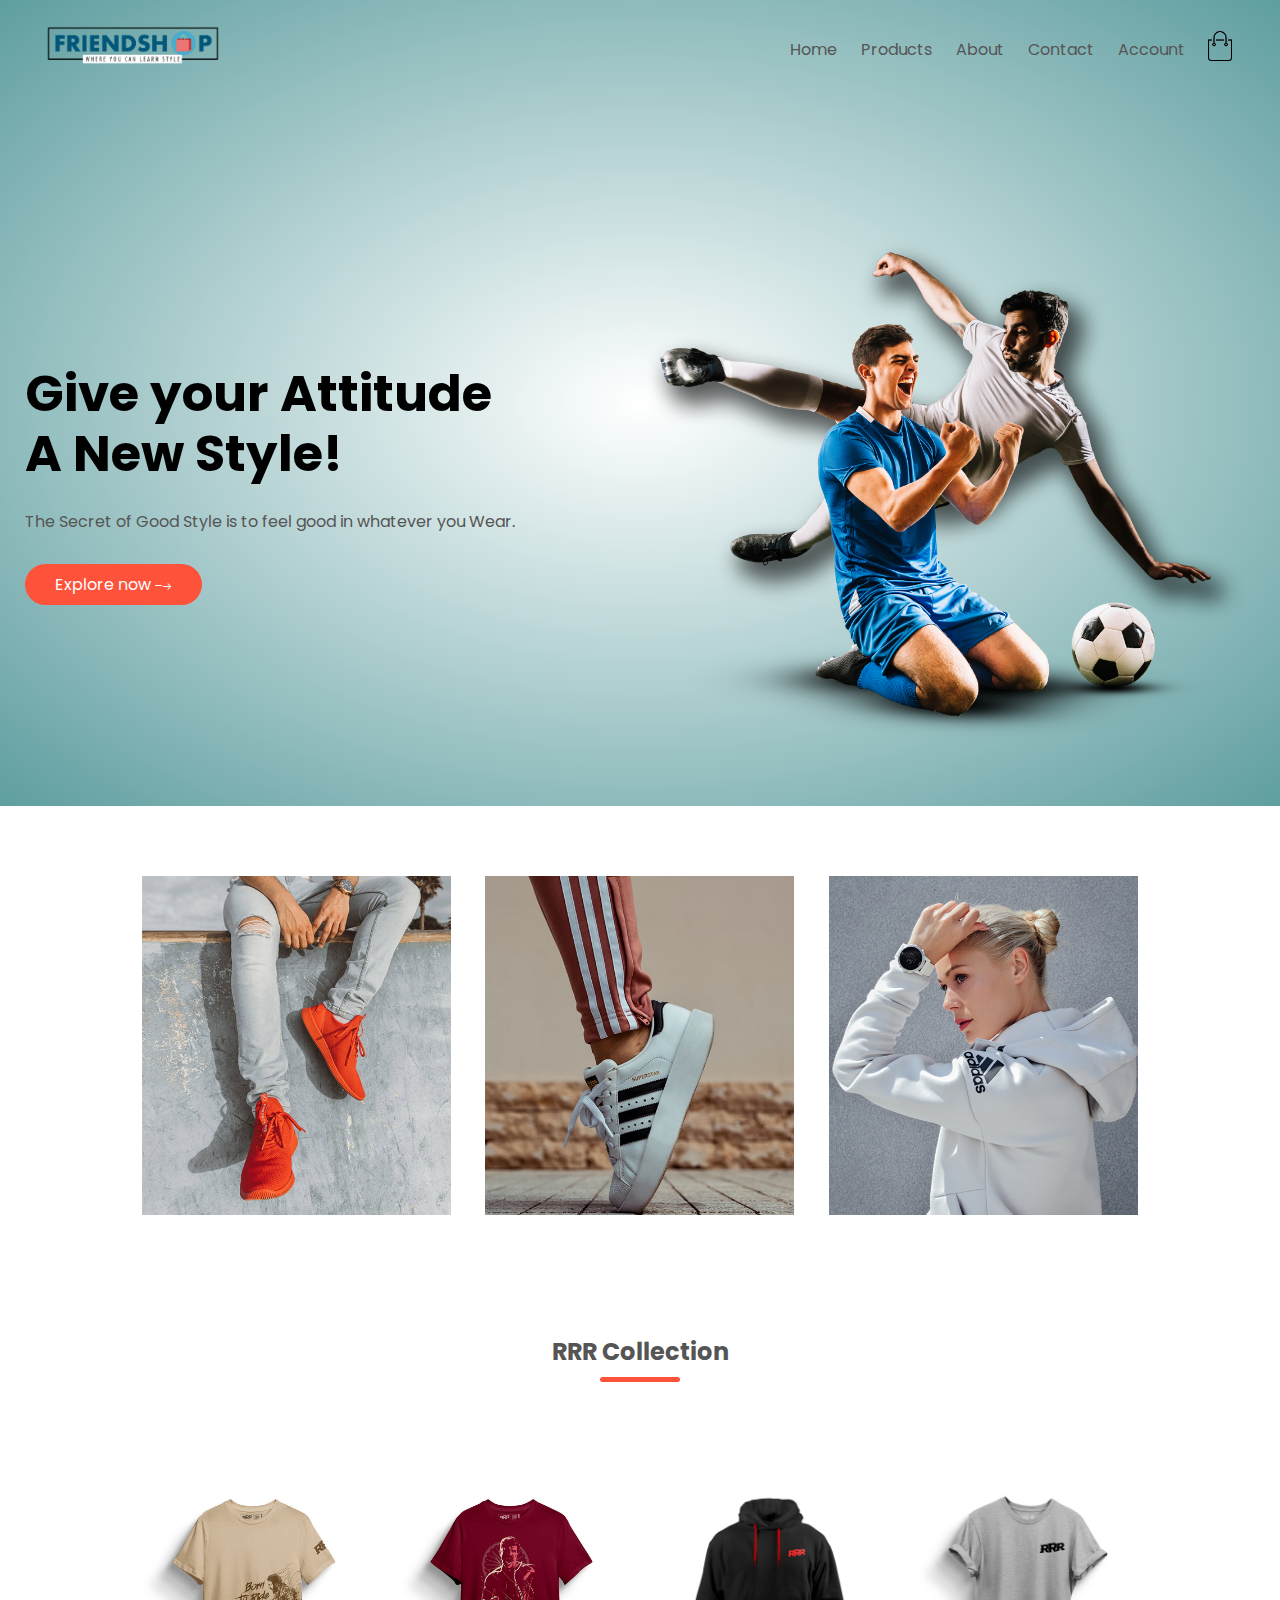
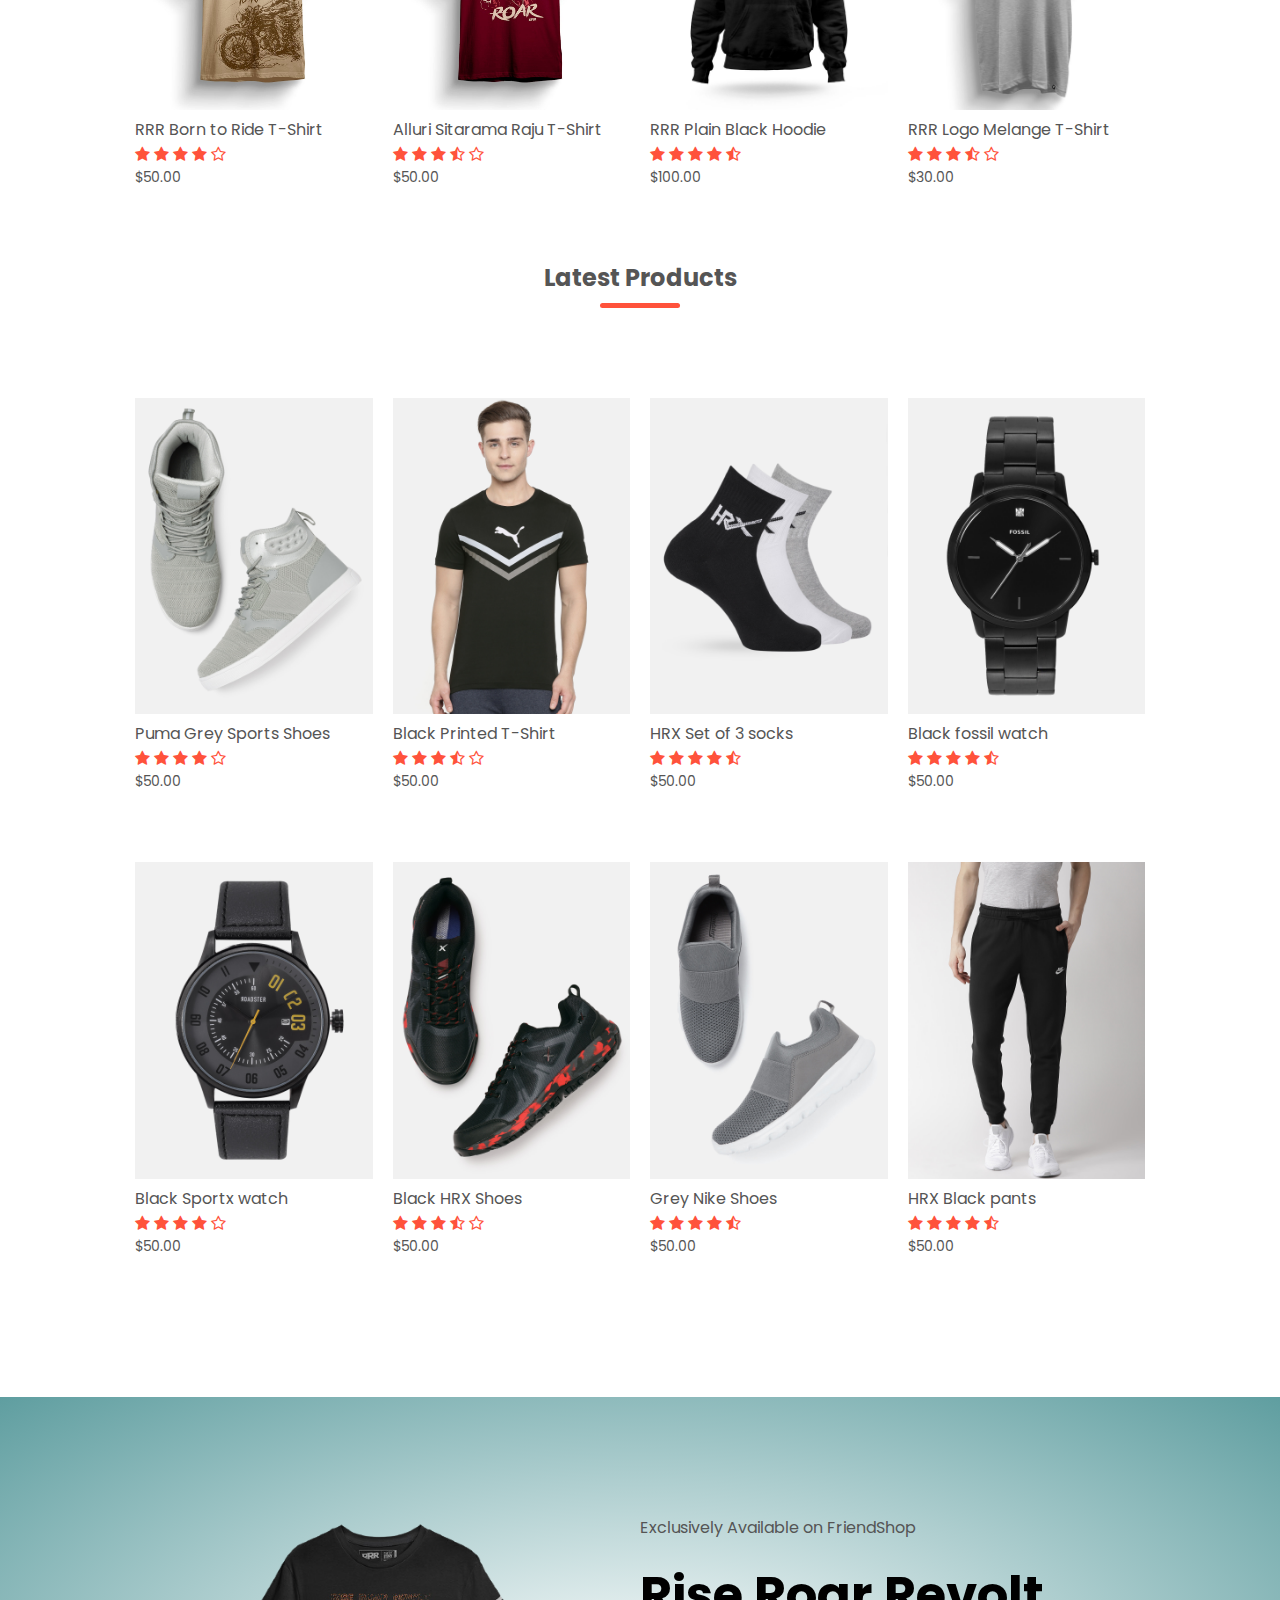
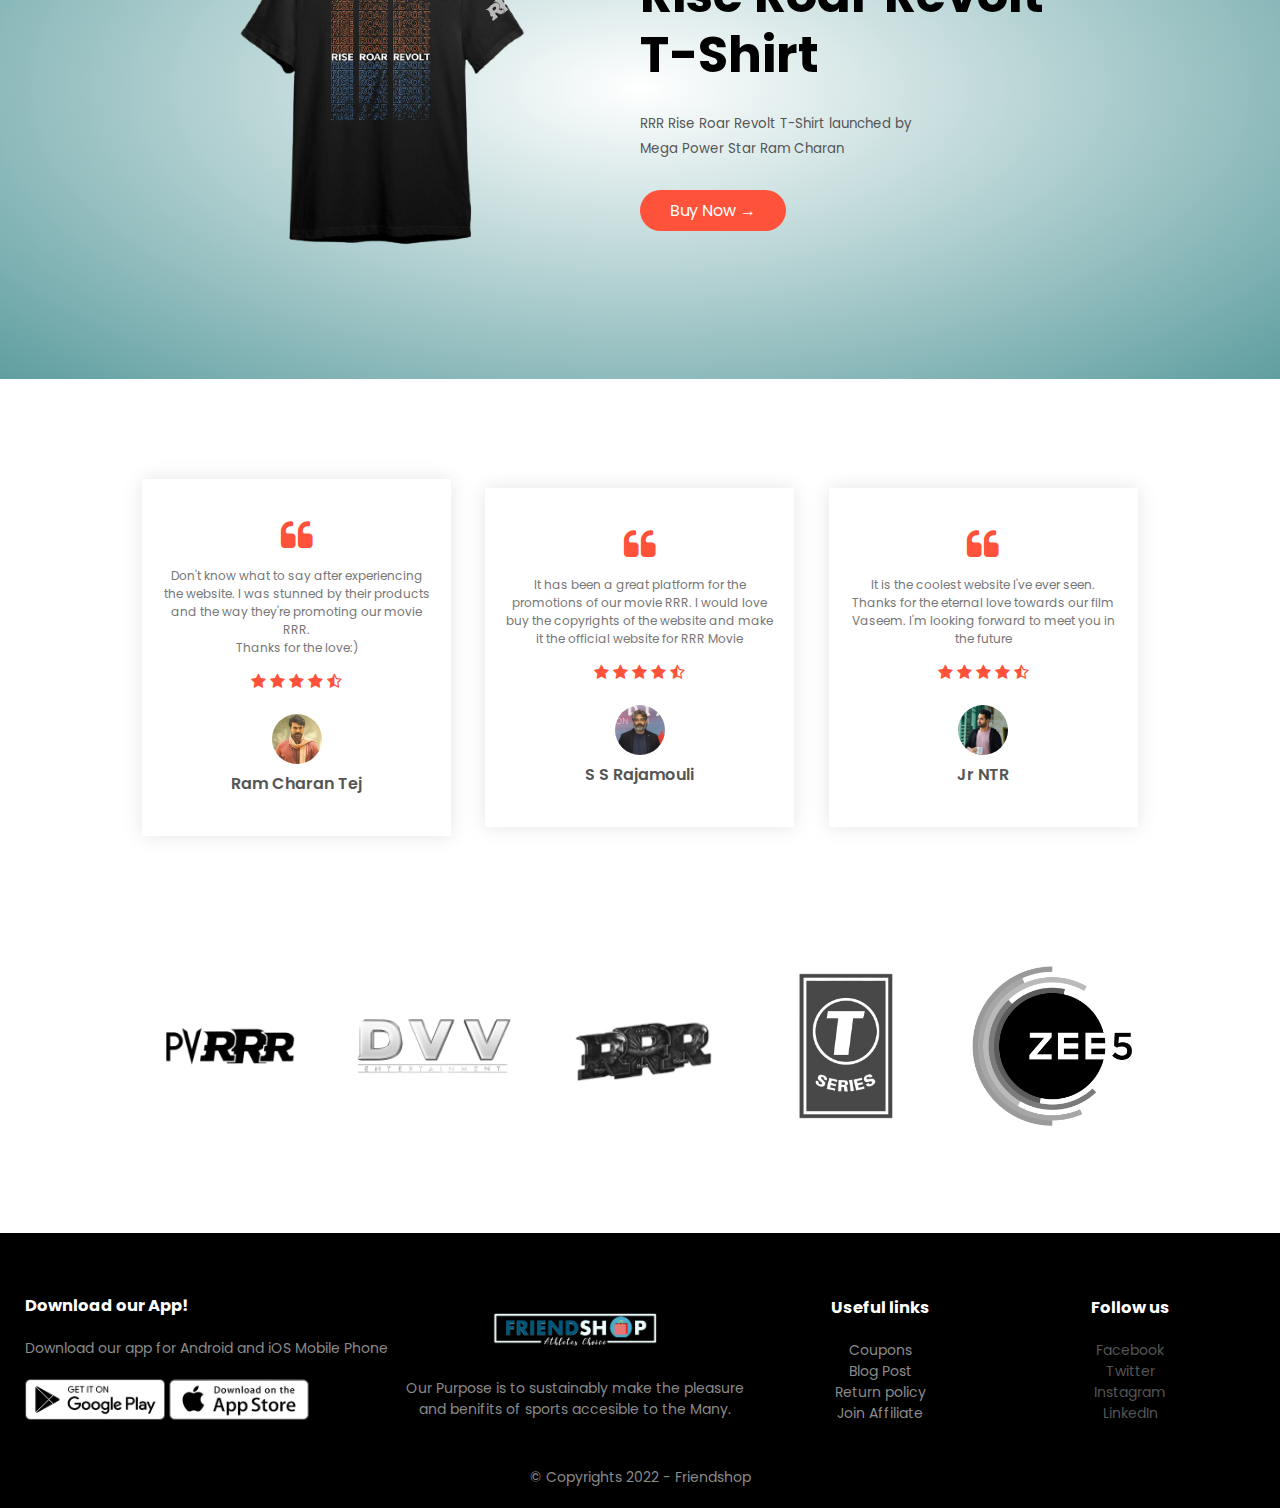
<file: index.html>
<!DOCTYPE html>
<html lang="eng">
<head>
    <meta charset="UTF-8">
    <meta name="viewport" content="width=device-width, initial-scale=1.0">
    <title>FriendShop | Where you can style</title>
    <link rel="stylesheet" href="styles.css">
    <link href="https://fonts.googleapis.com/css2?family=Poppins:wght@200;300;500;600;700;800&display=swap" rel="stylesheet">
    <link rel="stylesheet" href="https://stackpath.bootstrapcdn.com/font-awesome/4.7.0/css/font-awesome.min.css">
</head>
<body>
    <div class="header">
    <div class="container">
        <div class="navbar">
            <div class="logo">
                <a href="index.html"><img src="logo.png" width="175px"></a>
            </div>
            <nav>
                <ul id="MenuItems">
                    <li><a href="index.html">Home</a></li>
                    <li><a href="products.html">Products</a></li>
                    <li><a href="#footer">About</a></li>
                    <li><a href="#footer">Contact</a></li>
                    <li><a href="account.html">Account</a></li>
                </ul>
            </nav>
            <a href="cart.html"><img src="cart.png" width="30px", height="30px"></a>
            <img src="menu.png" class="menu-icon" onclick="menutoggle()">
        </div>
        <div class="row">
            <div class="col-2">
                    <h1>Give your Attitude<br>A New Style!</h1>
                    <p>The Secret of Good Style is to feel good in whatever you Wear.</p>
                    <a href="#rrrcollection" class="btn">Explore now &#10509;</a>
            </div>
            <div class="col-2">
                    <img src="image1.png" alt="">
            </div>
        </div>
    </div>
</div>

<!--------- featured categories --------->

    <div class="categories">
        <div class="small-container">
            <div class="row">
                <div class="col-3">
                    <img src="category-1.jpg">
                </div>
                <div class="col-3">
                    <img src="category-2.jpg">
                </div>
                <div class="col-3">
                    <img src="category-3.jpg">
                </div>
            </div>
        </div>
    </div>

<!--------- featured products --------->
    <div class="small-container" id="rrrcollection">
        <h2 class="title">RRR Collection</h2>
        <div class="row">
            <div class="col-4">
                <a href="product-details.html"><img src="skin tshirt.jpg"></a>
                <a href="product-details.html"><h4>RRR Born to Ride T-Shirt</h4></a>
                <div class="rating">
                    <i class="fa fa-star"></i>
                    <i class="fa fa-star"></i>
                    <i class="fa fa-star"></i>
                    <i class="fa fa-star"></i>
                    <i class="fa fa-star-o"></i>
                </div>
                <p>$50.00</p>
            </div>
            <div class="col-4">
                <a href="product-details2.html"><img src="ramcharan1.jpg"></a>
                <a href="product-details2.html"><h4>Alluri Sitarama Raju T-Shirt</h4></a>
                <div class="rating">
                    <i class="fa fa-star"></i>
                    <i class="fa fa-star"></i>
                    <i class="fa fa-star"></i>
                    <i class="fa fa-star-half-o"></i>
                    <i class="fa fa-star-o"></i>
                </div>
                <p>$50.00</p>
            </div>
            <div class="col-4">
                <a href="product-details3.html"><img src="black hoodie.jpg"></a>
                <a href="product-details3.html"><h4>RRR Plain Black Hoodie</h4></a>
                <div class="rating">
                    <i class="fa fa-star"></i>
                    <i class="fa fa-star"></i>
                    <i class="fa fa-star"></i>
                    <i class="fa fa-star"></i>
                    <i class="fa fa-star-half-o"></i>
                </div>
                <p>$100.00</p>
            </div>
            <div class="col-4">
                <a href="product-details4.html"><img src="neckless grey.jpg"></a>
                <a href="product-details4.html"><h4>RRR Logo Melange T-Shirt</h4></a>
                <div class="rating">
                    <i class="fa fa-star"></i>
                    <i class="fa fa-star"></i>
                    <i class="fa fa-star"></i>
                    <i class="fa fa-star-half-o"></i>
                    <i class="fa fa-star-o"></i>
                </div>
                <p>$30.00</p>
            </div>
        </div>
        <h2 class="title">Latest Products</h2>
        <div class="row">
            <div class="col-4">
                <img src="product-5.jpg">
                <h4>Puma Grey Sports Shoes</h4>
                <div class="rating">
                    <i class="fa fa-star"></i>
                    <i class="fa fa-star"></i>
                    <i class="fa fa-star"></i>
                    <i class="fa fa-star"></i>
                    <i class="fa fa-star-o"></i>
                </div>
                <p>$50.00</p>
            </div>
            <div class="col-4">
                <img src="product-6.jpg">
                <h4>Black Printed T-Shirt</h4>
                <div class="rating">
                    <i class="fa fa-star"></i>
                    <i class="fa fa-star"></i>
                    <i class="fa fa-star"></i>
                    <i class="fa fa-star-half-o"></i>
                    <i class="fa fa-star-o"></i>
                </div>
                <p>$50.00</p>
            </div>
            <div class="col-4">
                <img src="product-7.jpg">
                <h4>HRX Set of 3 socks</h4>
                <div class="rating">
                    <i class="fa fa-star"></i>
                    <i class="fa fa-star"></i>
                    <i class="fa fa-star"></i>
                    <i class="fa fa-star"></i>
                    <i class="fa fa-star-half-o"></i>
                </div>
                <p>$50.00</p>
            </div>
            <div class="col-4">
                <img src="product-8.jpg">
                <h4>Black fossil watch</h4>
                <div class="rating">
                    <i class="fa fa-star"></i>
                    <i class="fa fa-star"></i>
                    <i class="fa fa-star"></i>
                    <i class="fa fa-star"></i>
                    <i class="fa fa-star-half-o"></i>
                </div>
                <p>$50.00</p>
            </div>
        </div>
        <div class="row">
            <div class="col-4">
                <img src="product-9.jpg">
                <h4>Black Sportx watch</h4>
                <div class="rating">
                    <i class="fa fa-star"></i>
                    <i class="fa fa-star"></i>
                    <i class="fa fa-star"></i>
                    <i class="fa fa-star"></i>
                    <i class="fa fa-star-o"></i>
                </div>
                <p>$50.00</p>
            </div>
            <div class="col-4">
                <img src="product-10.jpg">
                <h4>Black HRX Shoes</h4>
                <div class="rating">
                    <i class="fa fa-star"></i>
                    <i class="fa fa-star"></i>
                    <i class="fa fa-star"></i>
                    <i class="fa fa-star-half-o"></i>
                    <i class="fa fa-star-o"></i>
                </div>
                <p>$50.00</p>
            </div>
            <div class="col-4">
                <img src="product-11.jpg">
                <h4>Grey Nike Shoes</h4>
                <div class="rating">
                    <i class="fa fa-star"></i>
                    <i class="fa fa-star"></i>
                    <i class="fa fa-star"></i>
                    <i class="fa fa-star"></i>
                    <i class="fa fa-star-half-o"></i>
                </div>
                <p>$50.00</p>
            </div>
            <div class="col-4">
                <img src="product-12.jpg">
                <h4>HRX Black pants</h4>
                <div class="rating">
                    <i class="fa fa-star"></i>
                    <i class="fa fa-star"></i>
                    <i class="fa fa-star"></i>
                    <i class="fa fa-star"></i>
                    <i class="fa fa-star-half-o"></i>
                </div>
                <p>$50.00</p>
            </div>
        </div>
    </div>
<!----------- Offer ----------->
    <div class="offer">
        <div class="small-container">
            <div class="row">
                <div class="col-2">
                    <img src="exclusive.png" class="offer-img">
                </div>
                <div class="col-2">
                    <p>Exclusively Available on FriendShop</p>
                    <h1>Rise Roar Revolt<br>T-Shirt</h1>
                    <small>RRR Rise Roar Revolt T-Shirt launched by<br>Mega Power Star Ram Charan</small>
                    <br><a href="" class="btn">Buy Now &#8594;</a>
                </div>
            </div>
        </div>
    </div>

<!------------Testimonial------------>

    <div class="testimonial">
        <div class="small-container">
            <div class="row">
                <div class="col-3">
                    <i class="fa fa-quote-left"></i>
                    <p>Don't know what to say after experiencing the website. I was stunned by their products and the way they're promoting our movie RRR.<br>Thanks for the love:)</p>
                    <div class="rating">
                        <i class="fa fa-star"></i>
                        <i class="fa fa-star"></i>
                        <i class="fa fa-star"></i>
                        <i class="fa fa-star"></i>
                        <i class="fa fa-star-half-o"></i>
                        <br><img src="user-1.jpg">
                        <h3>Ram Charan Tej</h3>
                    </div>
                </div>
                <div class="col-3">
                    <i class="fa fa-quote-left"></i>
                    <p>It has been a great platform for the promotions of our movie RRR. I would love buy the copyrights of the website and make it the official website for RRR Movie</p>
                    <div class="rating">
                        <i class="fa fa-star"></i>
                        <i class="fa fa-star"></i>
                        <i class="fa fa-star"></i>
                        <i class="fa fa-star"></i>
                        <i class="fa fa-star-half-o"></i>
                        <br><img src="user-2.jpg">
                        <h3>S S Rajamouli</h3>
                    </div>
                </div>
                <div class="col-3">
                    <i class="fa fa-quote-left"></i>
                    <p>It is the coolest website I've ever seen. Thanks for the eternal love towards our film Vaseem. I'm looking forward to meet you in the future </p>
                    <div class="rating">
                        <i class="fa fa-star"></i>
                        <i class="fa fa-star"></i>
                        <i class="fa fa-star"></i>
                        <i class="fa fa-star"></i>
                        <i class="fa fa-star-half-o"></i>
                        <br><img src="user-3.jpg">
                        <h3>Jr NTR</h3>
                    </div>
                </div>
            </div>
        </div>
    </div>

<!-------------Brands----------->

    <div class="brands">
        <div class="small-container">
            <div class="row">
                <div class="col-5">
                    <img src="pvrrr.png">
                </div>
                <div class="col-5">
                    <img src="dvvlogo.png">
                </div>
                <div class="col-5">
                    <img src="rrrlogo.png">
                </div>
                <div class="col-5">
                    <img src="tseries.png">
                </div>
                <div class="col-5">
                    <img src="zee5.png">
                </div>
            </div>
        </div>
    </div>

<!--------------Footer---------------->

    <div class="footer" id="footer">
        <div class="container">
            <div class="row">
                <div class="footer-col-1">
                    <h3>Download our App!</h3>
                    <p>Download our app for Android and iOS Mobile Phone</p>
                    <div class="app-logo">
                        <img src="play-store.png" alt="">
                        <img src="app-store.png" alt="">
                    </div>
                </div>
                <div class="footer-col-2">
                    <img src="logo-white1.png">
                    <p>Our Purpose is to sustainably make the pleasure and benifits of sports accesible to the Many.</p>
                </div>
                <div class="footer-col-3">
                    <h3>Useful links</h3>
                    <ul>
                        <li>Coupons</li>
                        <li>Blog Post</li>
                        <li>Return policy</li>
                        <li>Join Affiliate</li>
                    </ul>
                </div>
                <div class="footer-col-4">
                    <h3>Follow us</h3>
                    <ul>
                        <li><a href="https://www.facebook.com/vaseem.mohidden/">Facebook</a></li>
                        <li><a href="https://twitter.com/Vaseem_66">Twitter</a></li>
                        <li><a href="https://www.instagram.com/vaseem_66?utm_medium=copy_link">Instagram</a></li>
                        <li><a href="https://www.linkedin.com/in/vaseem66/">LinkedIn</a></li>
                    </ul>
                </div>
            </div>
            <br>
            <p class="copyright">© Copyrights 2022 - Friendshop</p>
        </div>
    </div>

<!---------Js for toggle--------->
    <script>
        var MenuItems = document.getElementById("MenuItems");

        MenuItems.style.maxHeight = "0px";

        function menutoggle(){
            if(MenuItems.style.maxHeight == "0px")
                {
                    MenuItems.style.maxHeight = "200px";
                }
            else
                {
                    MenuItems.style.maxHeight = "0px";
                }
        }
    </script>
</body>
</html>
</file>
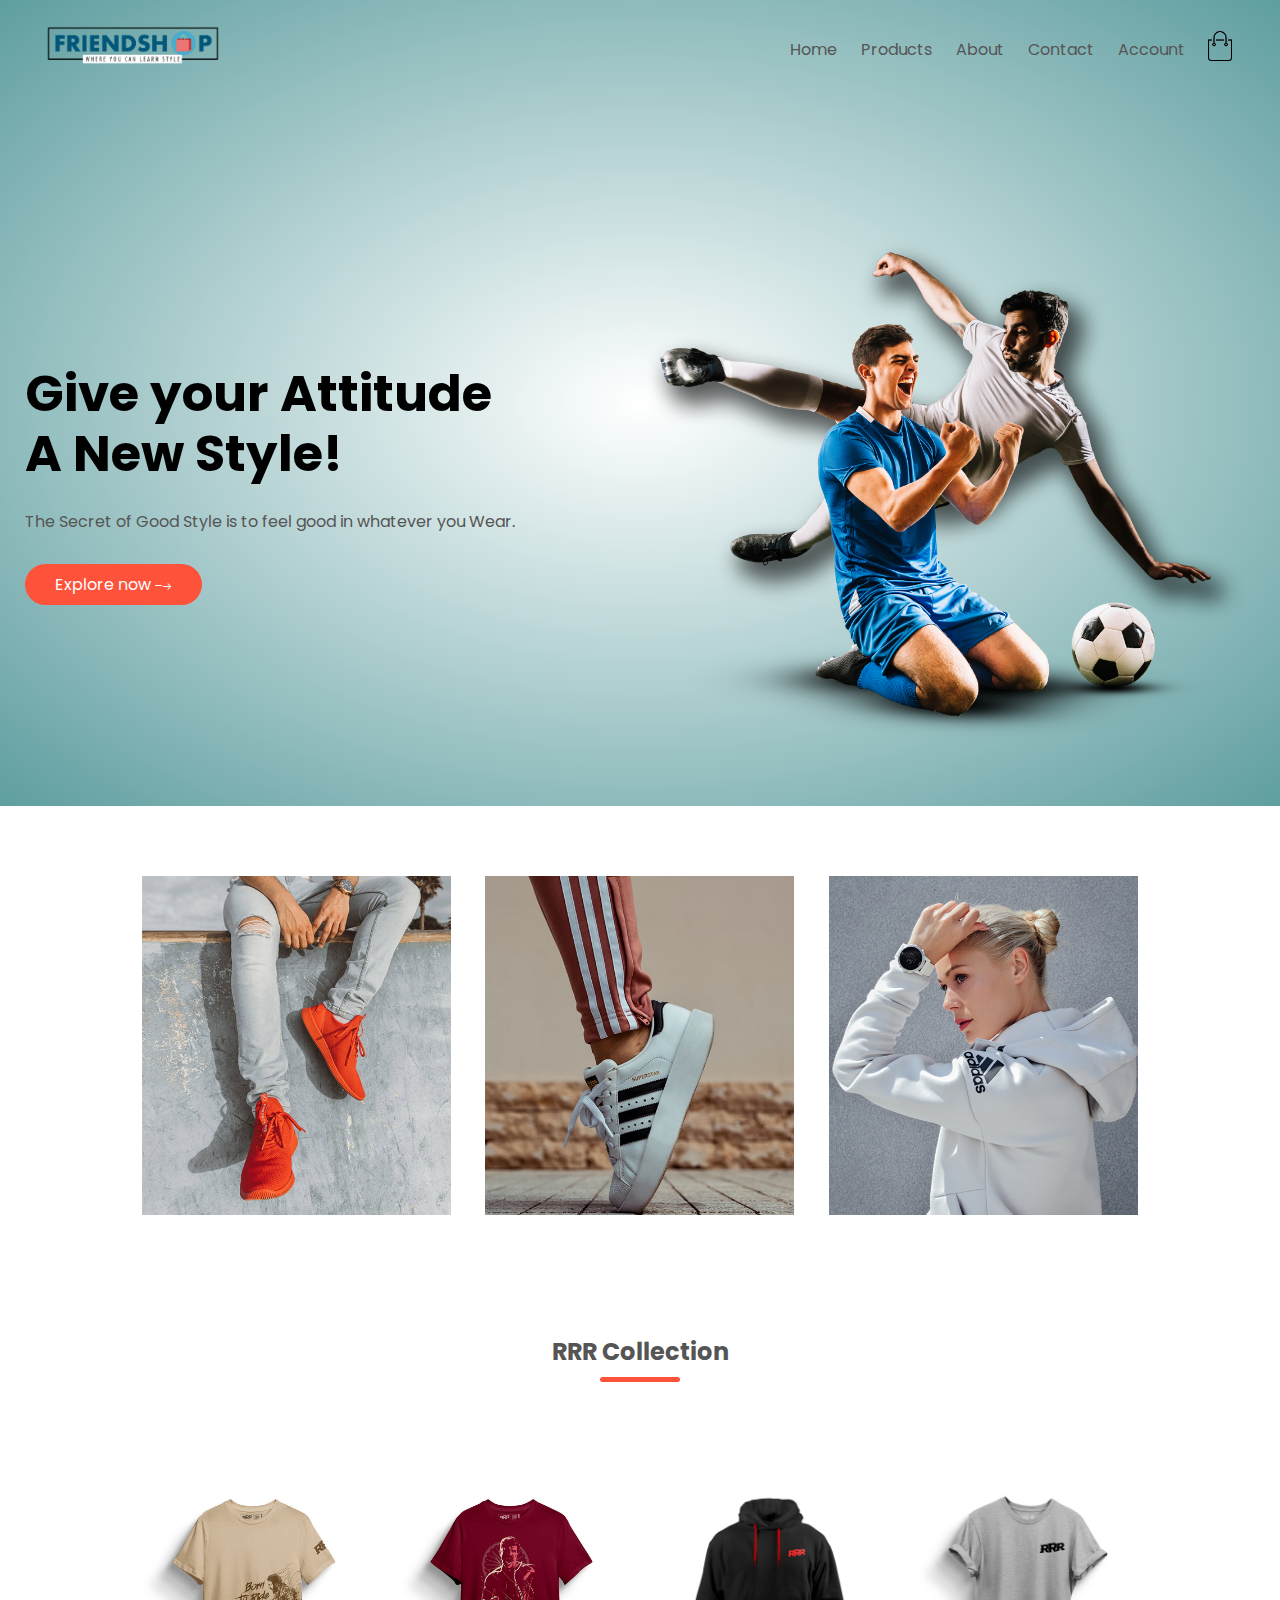
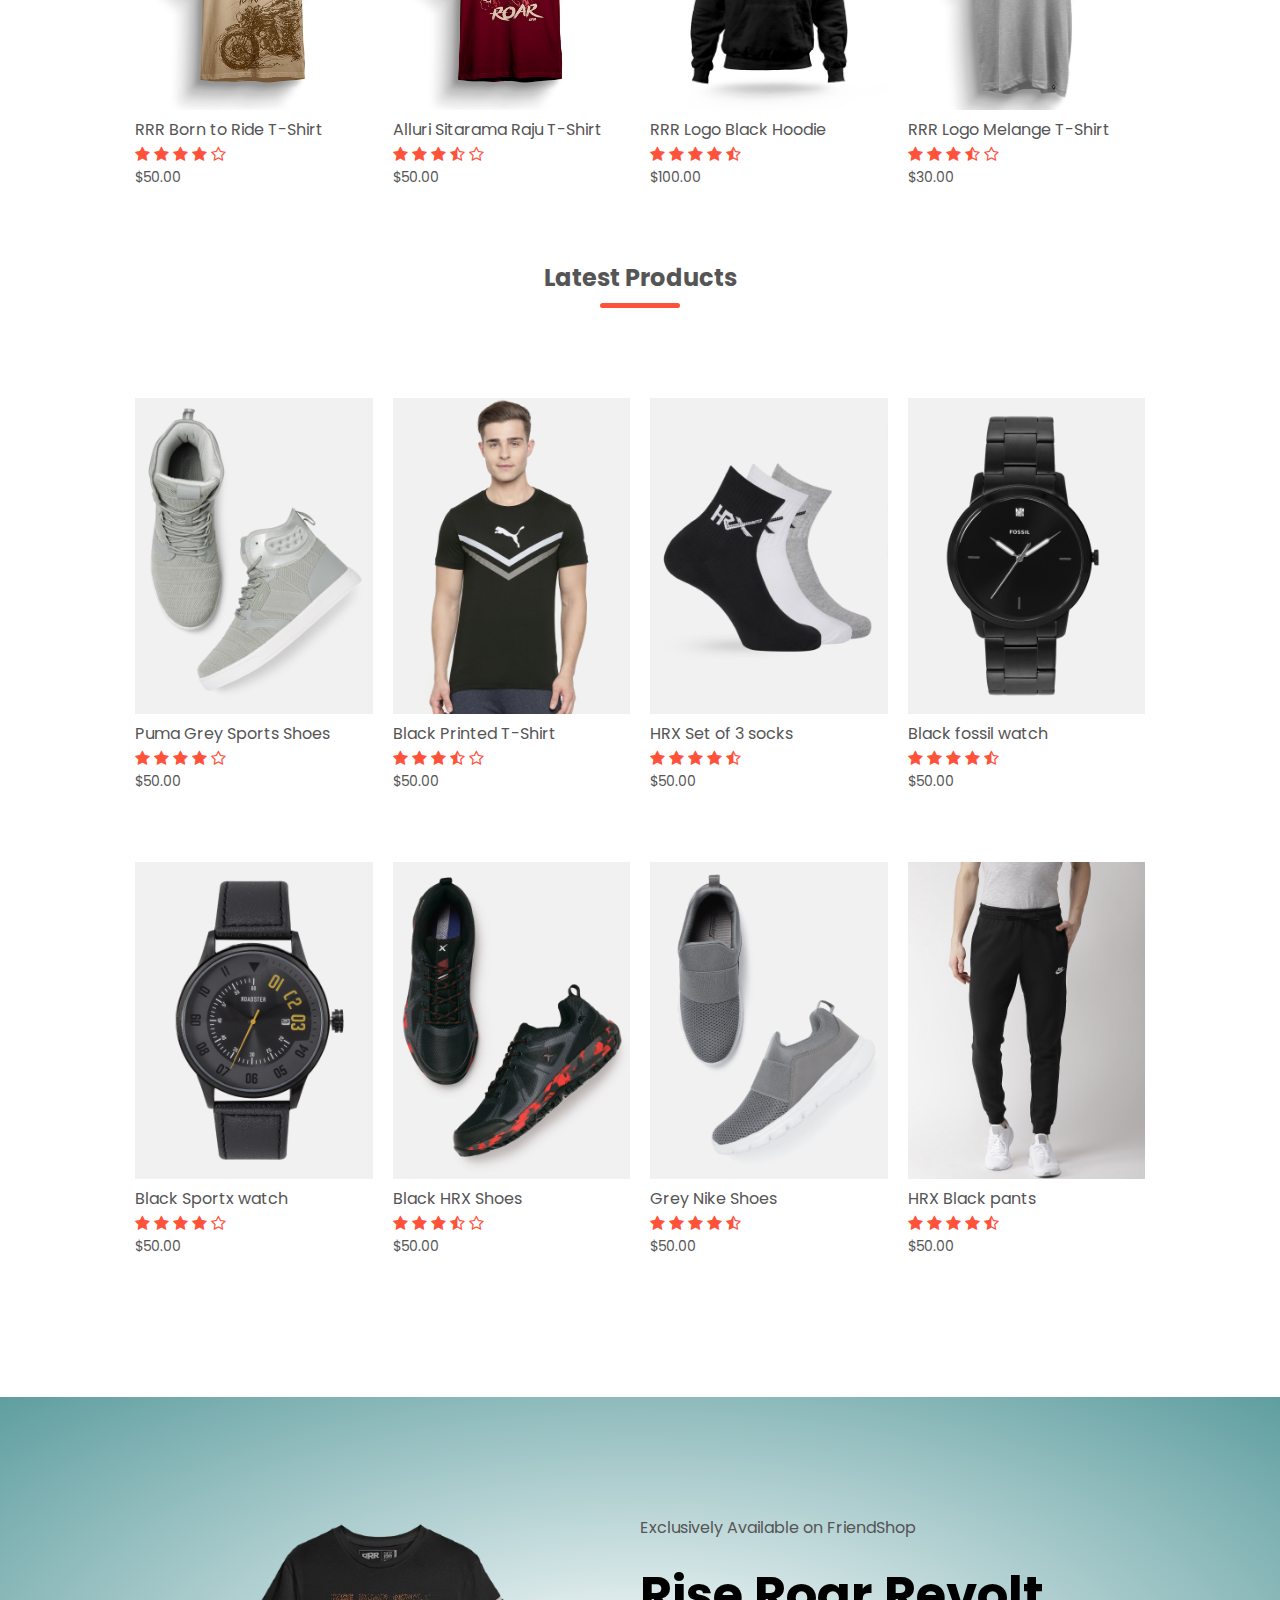
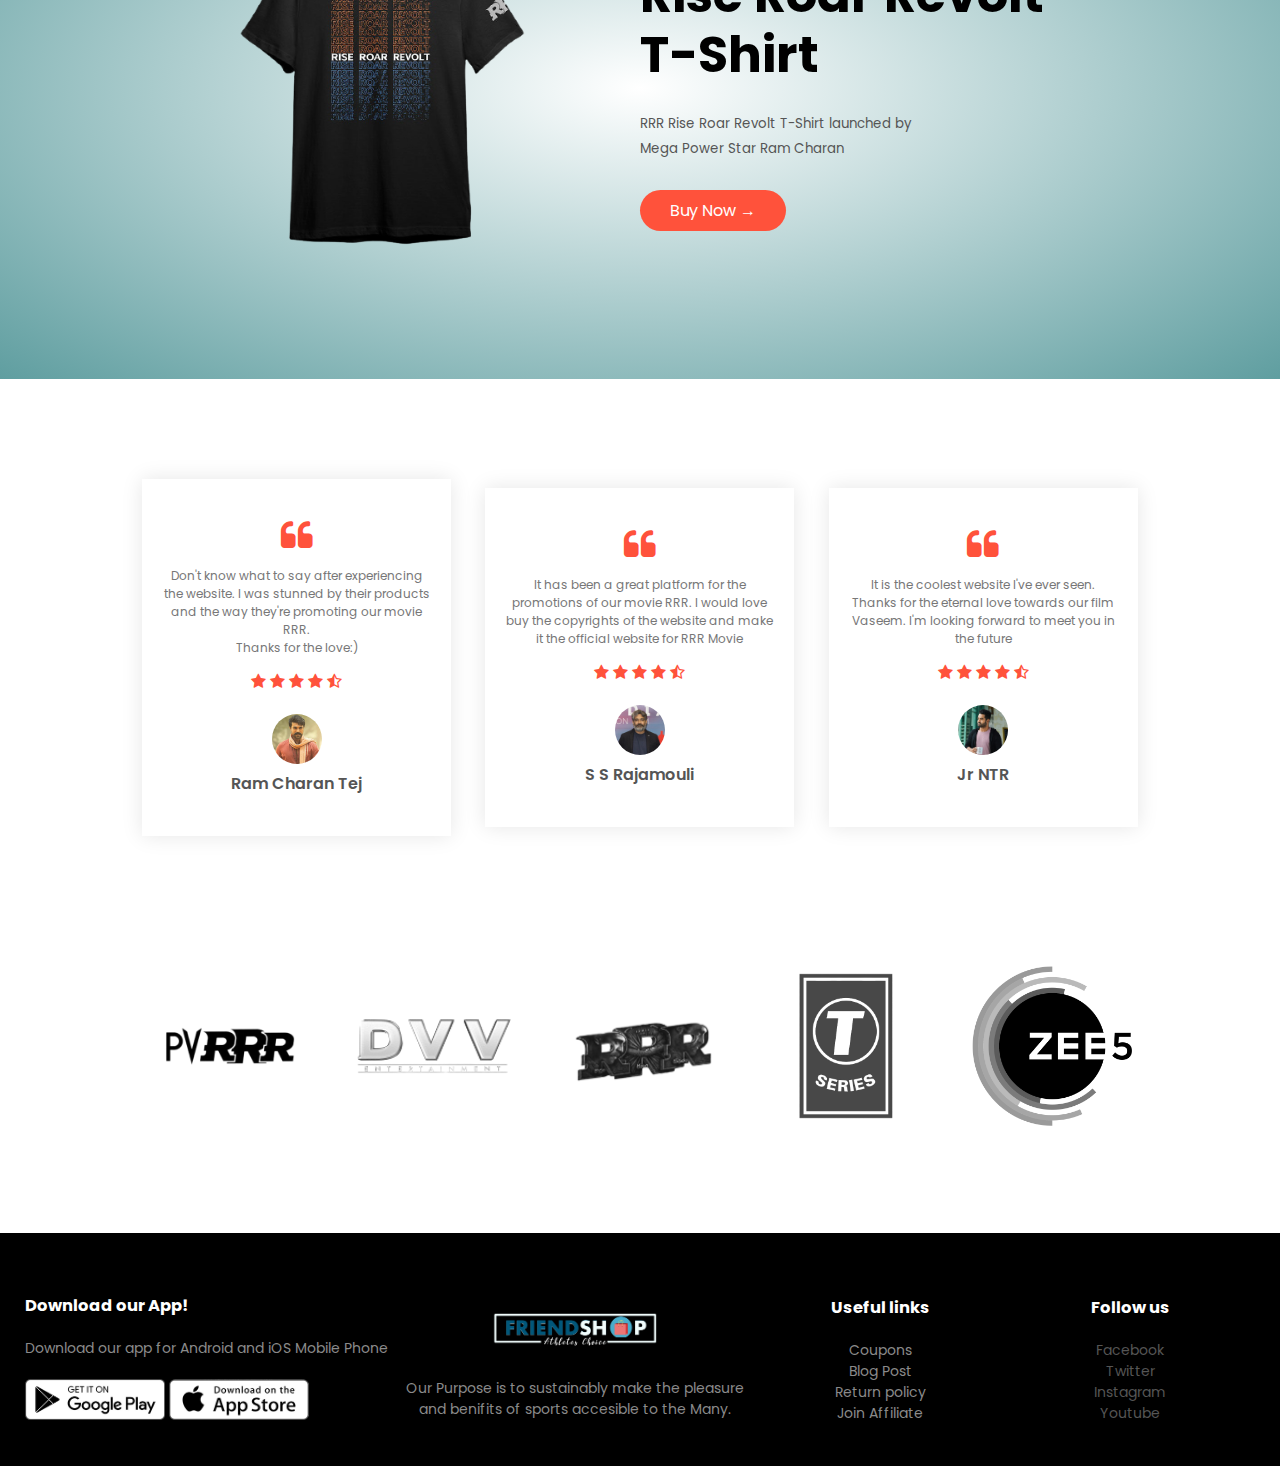
<file: Friendshop/index.html>
<!DOCTYPE html>
<html lang="eng">
<head>
    <meta charset="UTF-8">
    <meta name="viewport" content="width=device-width, initialscale=1.0">
    <title>FriendShop | Where you can style</title>
    <link rel="stylesheet" href="styles.css">
    <link href="https://fonts.googleapis.com/css2?family=Poppins:wght@200;300;500;600;700;800&display=swap" rel="stylesheet">
    <link rel="stylesheet" href="https://stackpath.bootstrapcdn.com/font-awesome/4.7.0/css/font-awesome.min.css">
</head>
<body>
    <div class="header">
    <div class="container">
        <div class="navbar">
            <div class="logo">
                <a href="index.html"><img src="logo.png" width="175px"></a>
            </div>
            <nav>
                <ul id="MenuItems">
                    <li><a href="index.html">Home</a></li>
                    <li><a href="products.html">Products</a></li>
                    <li><a href="">About</a></li>
                    <li><a href="">Contact</a></li>
                    <li><a href="account.html">Account</a></li>
                </ul>
            </nav>
            <a href="cart.html"><img src="cart.png" width="30px", height="30px"></a>
            <img src="menu.png" class="menu-icon" onclick="menutoggle()">
        </div>
        <div class="row">
            <div class="col-2">
                    <h1>Give your Attitude<br>A New Style!</h1>
                    <p>The Secret of Good Style is to feel good in whatever you Wear.</p>
                    <a href="" class="btn">Explore now &#10509;</a>
            </div>
            <div class="col-2">
                    <img src="image1.png" alt="">
            </div>
        </div>
    </div>
</div>

<!--------- featured categories --------->

    <div class="categories">
        <div class="small-container">
            <div class="row">
                <div class="col-3">
                    <img src="category-1.jpg">
                </div>
                <div class="col-3">
                    <img src="category-2.jpg">
                </div>
                <div class="col-3">
                    <img src="category-3.jpg">
                </div>
            </div>
        </div>
    </div>

<!--------- featured products --------->
    <div class="small-container">
        <h2 class="title">RRR Collection</h2>
        <div class="row">
            <div class="col-4">
                <a href="product-details.html"><img src="skin tshirt.jpg"></a>
                <a href="product-details.html"><h4>RRR Born to Ride T-Shirt</h4></a>
                <div class="rating">
                    <i class="fa fa-star"></i>
                    <i class="fa fa-star"></i>
                    <i class="fa fa-star"></i>
                    <i class="fa fa-star"></i>
                    <i class="fa fa-star-o"></i>
                </div>
                <p>$50.00</p>
            </div>
            <div class="col-4">
                <img src="ramcharan1.jpg">
                <h4>Alluri Sitarama Raju T-Shirt</h4>
                <div class="rating">
                    <i class="fa fa-star"></i>
                    <i class="fa fa-star"></i>
                    <i class="fa fa-star"></i>
                    <i class="fa fa-star-half-o"></i>
                    <i class="fa fa-star-o"></i>
                </div>
                <p>$50.00</p>
            </div>
            <div class="col-4">
                <img src="black hoodie.jpg">
                <h4>RRR Logo Black Hoodie</h4>
                <div class="rating">
                    <i class="fa fa-star"></i>
                    <i class="fa fa-star"></i>
                    <i class="fa fa-star"></i>
                    <i class="fa fa-star"></i>
                    <i class="fa fa-star-half-o"></i>
                </div>
                <p>$100.00</p>
            </div>
            <div class="col-4">
                <img src="neckless grey.jpg">
                <h4>RRR Logo Melange T-Shirt</h4>
                <div class="rating">
                    <i class="fa fa-star"></i>
                    <i class="fa fa-star"></i>
                    <i class="fa fa-star"></i>
                    <i class="fa fa-star-half-o"></i>
                    <i class="fa fa-star-o"></i>
                </div>
                <p>$30.00</p>
            </div>
        </div>
        <h2 class="title">Latest Products</h2>
        <div class="row">
            <div class="col-4">
                <img src="product-5.jpg">
                <h4>Puma Grey Sports Shoes</h4>
                <div class="rating">
                    <i class="fa fa-star"></i>
                    <i class="fa fa-star"></i>
                    <i class="fa fa-star"></i>
                    <i class="fa fa-star"></i>
                    <i class="fa fa-star-o"></i>
                </div>
                <p>$50.00</p>
            </div>
            <div class="col-4">
                <img src="product-6.jpg">
                <h4>Black Printed T-Shirt</h4>
                <div class="rating">
                    <i class="fa fa-star"></i>
                    <i class="fa fa-star"></i>
                    <i class="fa fa-star"></i>
                    <i class="fa fa-star-half-o"></i>
                    <i class="fa fa-star-o"></i>
                </div>
                <p>$50.00</p>
            </div>
            <div class="col-4">
                <img src="product-7.jpg">
                <h4>HRX Set of 3 socks</h4>
                <div class="rating">
                    <i class="fa fa-star"></i>
                    <i class="fa fa-star"></i>
                    <i class="fa fa-star"></i>
                    <i class="fa fa-star"></i>
                    <i class="fa fa-star-half-o"></i>
                </div>
                <p>$50.00</p>
            </div>
            <div class="col-4">
                <img src="product-8.jpg">
                <h4>Black fossil watch</h4>
                <div class="rating">
                    <i class="fa fa-star"></i>
                    <i class="fa fa-star"></i>
                    <i class="fa fa-star"></i>
                    <i class="fa fa-star"></i>
                    <i class="fa fa-star-half-o"></i>
                </div>
                <p>$50.00</p>
            </div>
        </div>
        <div class="row">
            <div class="col-4">
                <img src="product-9.jpg">
                <h4>Black Sportx watch</h4>
                <div class="rating">
                    <i class="fa fa-star"></i>
                    <i class="fa fa-star"></i>
                    <i class="fa fa-star"></i>
                    <i class="fa fa-star"></i>
                    <i class="fa fa-star-o"></i>
                </div>
                <p>$50.00</p>
            </div>
            <div class="col-4">
                <img src="product-10.jpg">
                <h4>Black HRX Shoes</h4>
                <div class="rating">
                    <i class="fa fa-star"></i>
                    <i class="fa fa-star"></i>
                    <i class="fa fa-star"></i>
                    <i class="fa fa-star-half-o"></i>
                    <i class="fa fa-star-o"></i>
                </div>
                <p>$50.00</p>
            </div>
            <div class="col-4">
                <img src="product-11.jpg">
                <h4>Grey Nike Shoes</h4>
                <div class="rating">
                    <i class="fa fa-star"></i>
                    <i class="fa fa-star"></i>
                    <i class="fa fa-star"></i>
                    <i class="fa fa-star"></i>
                    <i class="fa fa-star-half-o"></i>
                </div>
                <p>$50.00</p>
            </div>
            <div class="col-4">
                <img src="product-12.jpg">
                <h4>HRX Black pants</h4>
                <div class="rating">
                    <i class="fa fa-star"></i>
                    <i class="fa fa-star"></i>
                    <i class="fa fa-star"></i>
                    <i class="fa fa-star"></i>
                    <i class="fa fa-star-half-o"></i>
                </div>
                <p>$50.00</p>
            </div>
        </div>
    </div>
<!----------- Offer ----------->
    <div class="offer">
        <div class="small-container">
            <div class="row">
                <div class="col-2">
                    <img src="exclusive.png" class="offer-img">
                </div>
                <div class="col-2">
                    <p>Exclusively Available on FriendShop</p>
                    <h1>Rise Roar Revolt<br>T-Shirt</h1>
                    <small>RRR Rise Roar Revolt T-Shirt launched by<br>Mega Power Star Ram Charan</small>
                    <br><a href="" class="btn">Buy Now &#8594;</a>
                </div>
            </div>
        </div>
    </div>

<!------------Testimonial------------>

    <div class="testimonial">
        <div class="small-container">
            <div class="row">
                <div class="col-3">
                    <i class="fa fa-quote-left"></i>
                    <p>Don't know what to say after experiencing the website. I was stunned by their products and the way they're promoting our movie RRR.<br>Thanks for the love:)</p>
                    <div class="rating">
                        <i class="fa fa-star"></i>
                        <i class="fa fa-star"></i>
                        <i class="fa fa-star"></i>
                        <i class="fa fa-star"></i>
                        <i class="fa fa-star-half-o"></i>
                        <br><img src="user-1.jpg">
                        <h3>Ram Charan Tej</h3>
                    </div>
                </div>
                <div class="col-3">
                    <i class="fa fa-quote-left"></i>
                    <p>It has been a great platform for the promotions of our movie RRR. I would love buy the copyrights of the website and make it the official website for RRR Movie</p>
                    <div class="rating">
                        <i class="fa fa-star"></i>
                        <i class="fa fa-star"></i>
                        <i class="fa fa-star"></i>
                        <i class="fa fa-star"></i>
                        <i class="fa fa-star-half-o"></i>
                        <br><img src="user-2.jpg">
                        <h3>S S Rajamouli</h3>
                    </div>
                </div>
                <div class="col-3">
                    <i class="fa fa-quote-left"></i>
                    <p>It is the coolest website I've ever seen. Thanks for the eternal love towards our film Vaseem. I'm looking forward to meet you in the future </p>
                    <div class="rating">
                        <i class="fa fa-star"></i>
                        <i class="fa fa-star"></i>
                        <i class="fa fa-star"></i>
                        <i class="fa fa-star"></i>
                        <i class="fa fa-star-half-o"></i>
                        <br><img src="user-3.jpg">
                        <h3>Jr NTR</h3>
                    </div>
                </div>
            </div>
        </div>
    </div>

<!-------------Brands----------->

    <div class="brands">
        <div class="small-container">
            <div class="row">
                <div class="col-5">
                    <img src="pvrrr.png">
                </div>
                <div class="col-5">
                    <img src="dvvlogo.png">
                </div>
                <div class="col-5">
                    <img src="rrrlogo.png">
                </div>
                <div class="col-5">
                    <img src="tseries.png">
                </div>
                <div class="col-5">
                    <img src="zee5.png">
                </div>
            </div>
        </div>
    </div>

<!--------------Footer---------------->

    <div class="footer">
        <div class="container">
            <div class="row">
                <div class="footer-col-1">
                    <h3>Download our App!</h3>
                    <p>Download our app for Android and iOS Mobile Phone</p>
                    <div class="app-logo">
                        <img src="play-store.png" alt="">
                        <img src="app-store.png" alt="">
                    </div>
                </div>
                <div class="footer-col-2">
                    <img src="logo-white1.png">
                    <p>Our Purpose is to sustainably make the pleasure and benifits of sports accesible to the Many.</p>
                </div>
                <div class="footer-col-3">
                    <h3>Useful links</h3>
                    <ul>
                        <li>Coupons</li>
                        <li>Blog Post</li>
                        <li>Return policy</li>
                        <li>Join Affiliate</li>
                    </ul>
                </div>
                <div class="footer-col-4">
                    <h3>Follow us</h3>
                    <ul>
                        <li><a href="https://www.facebook.com/RRRMovie/">Facebook</a></li>
                        <li><a href="https://twitter.com/RRRMovie?ref_src=twsrc%5Egoogle%7Ctwcamp%5Eserp%7Ctwgr%5Eauthor">Twitter</a></li>
                        <li><a href="https://www.instagram.com/rrrmovie/?hl=en">Instagram</a></li>
                        <li><a href="https://www.youtube.com/channel/UCumU_6FNxfHXTmeeFCYz6Yw">Youtube</a></li>
                    </ul>
                </div>
            </div>
        </div>
    </div>

<!---------Js for toggle--------->
    <script>
        var MenuItems = document.getElementById("MenuItems");

        MenuItems.style.maxHeight = "0px";

        function menutoggle(){
            if(MenuItems.style.maxHeight == "0px")
                {
                    MenuItems.style.maxHeight = "200px";
                }
            else
                {
                    MenuItems.style.maxHeight = "0px";
                }
        }
    </script>
</body>
</html>
</file>
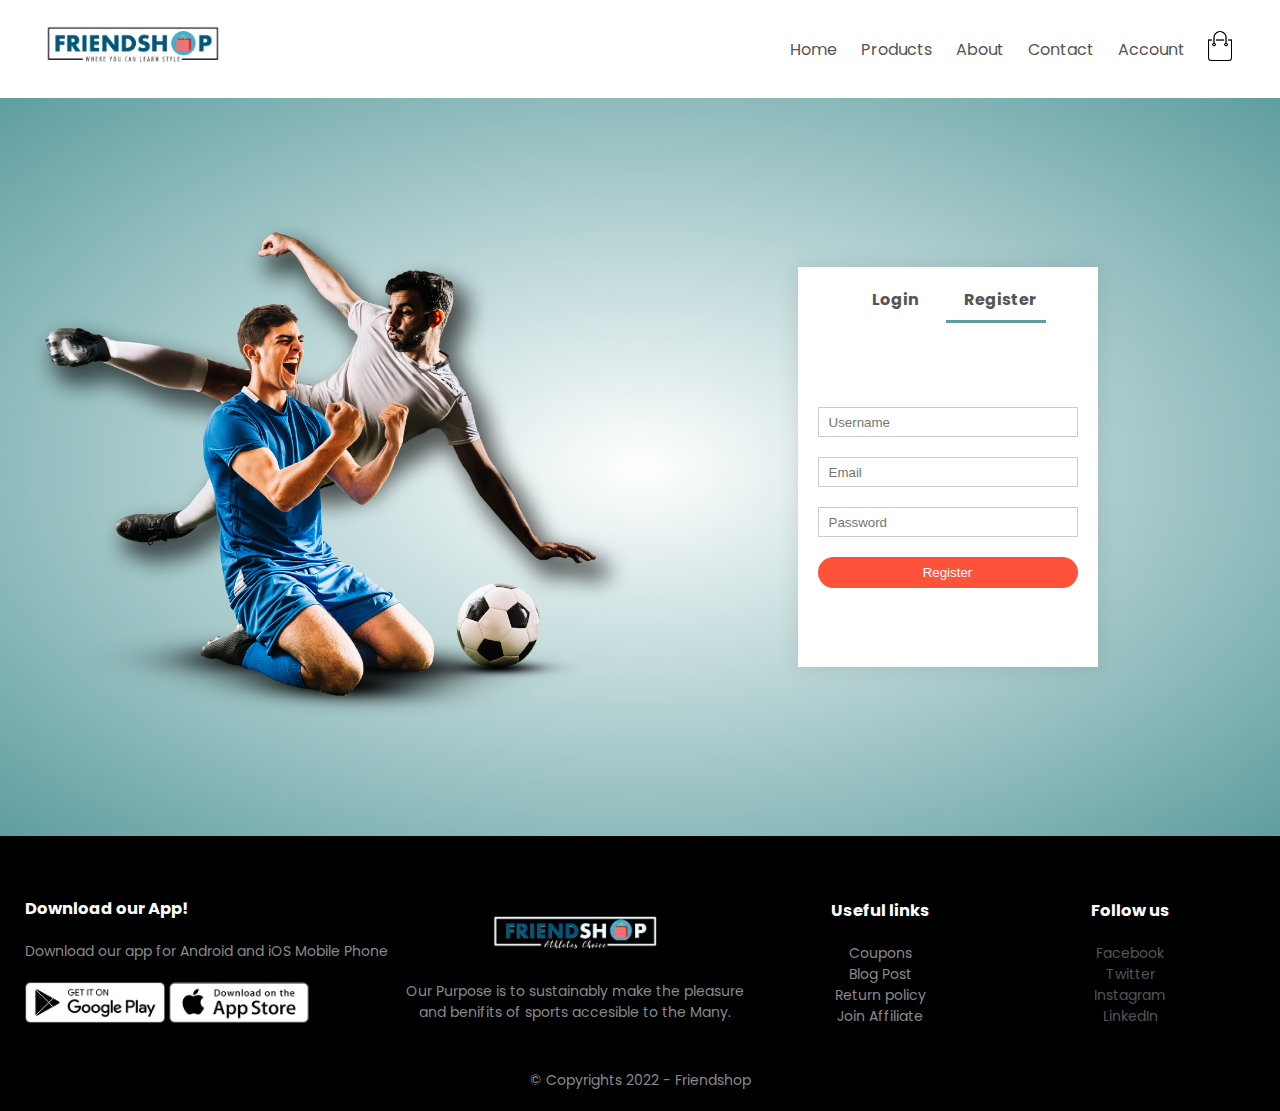
<file: account.html>
<!DOCTYPE html>
<html lang="eng">
<head>
    <meta charset="UTF-8">
    <title>Cart</title>
    <link rel="stylesheet" href="styles.css">
    <link href="https://fonts.googleapis.com/css2?family=Poppins:wght@200;300;500;600;700;800&display=swap" rel="stylesheet">
    <link rel="stylesheet" href="https://stackpath.bootstrapcdn.com/font-awesome/4.7.0/css/font-awesome.min.css">
</head>
<body>
    <div class="container">
        <div class="navbar">
            <div class="logo">
                <a href="index.html"><img src="logo.png" width="175px"></a>
            </div>
            <nav>
                <ul id="MenuItems">
                    <li><a href="index.html">Home</a></li>
                    <li><a href="products.html">Products</a></li>
                    <li><a href="#footer">About</a></li>
                    <li><a href="#footer">Contact</a></li>
                    <li><a href="account.html">Account</a></li>
                </ul>
            </nav>
            <a href="cart.html"><img src="cart.png" width="30px", height="30px"></a>
            <img src="menu.png" class="menu-icon" onclick="menutoggle()">
        </div>
    </div>
<!---------Accountpage----------->
    <div class="account-page">
        <div class="container">
            <div class="row">
                <div class="col-2">
                    <img src="image1.png" width="100%">
                </div>
                <div class="col-2">
                    <div class="form-container">
                        <div class="form-btn">
                            <span onclick="login()">Login</span>
                            <span onclick="register()">Register</span>
                            <hr id="Indicator">
                        </div>
                        <form id="LoginForm">
                            <input type="text" placeholder="Username">
                            <input type="password" placeholder="Password">
                            <button type="submit" class="btn">Login</button>
                            <a href="">Forgot Password</a>
                        </form>
                        <form id="RegForm">
                            <input type="text" placeholder="Username">
                            <input type="email" placeholder="Email">
                            <input type="password" placeholder="Password">
                            <button type="button" class="btn">Register</button>
                        </form>
                    </div>
                </div>
            </div>
        </div>
    </div>



<!---------------footer------------>

    <div class="footer" id="footer">
        <div class="container">
            <div class="row">
                <div class="footer-col-1">
                    <h3>Download our App!</h3>
                    <p>Download our app for Android and iOS Mobile Phone</p>
                    <div class="app-logo">
                        <img src="play-store.png" alt="">
                        <img src="app-store.png" alt="">
                    </div>
                </div>
                <div class="footer-col-2">
                    <img src="logo-white1.png">
                    <p>Our Purpose is to sustainably make the pleasure and benifits of sports accesible to the Many.</p>
                </div>
                <div class="footer-col-3">
                    <h3>Useful links</h3>
                    <ul>
                        <li>Coupons</li>
                        <li>Blog Post</li>
                        <li>Return policy</li>
                        <li>Join Affiliate</li>
                    </ul>
                </div>
                <div class="footer-col-4">
                    <h3>Follow us</h3>
                    <ul>
                        <li><a href="https://www.facebook.com/vaseem.mohidden/">Facebook</a></li>
                        <li><a href="https://twitter.com/Vaseem_66">Twitter</a></li>
                        <li><a href="https://www.instagram.com/vaseem_66?utm_medium=copy_link">Instagram</a></li>
                        <li><a href="https://www.linkedin.com/in/vaseem66/">LinkedIn</a></li>
                    </ul>
                </div>
            </div>
            <br>
            <p class="copyright">© Copyrights 2022 - Friendshop</p>
        </div>
    </div>
<!---------Js for toggle--------->
    <script>
        var MenuItems = document.getElementById("MenuItems");

        MenuItems.style.maxHeight = "0px";

        function menutoggle()
        {
            if(MenuItems.style.maxHeight == "0px")
                {
                    MenuItems.style.maxHeight = "200px";
                }
            else
                {
                    MenuItems.style.maxHeight = "0px";
                }
        }
    </script>
<!---------Js for toggle form--------->
    <script>
        var LoginForm = document.getElementById("LoginForm");
        var RegForm = document.getElementById("RegForm");
        var Indicator = document.getElementById("Indicator")

        function register(){
            RegForm.style.transform = "translateX(0px)"
            LoginForm.style.transform = "translateX(0px)"
            Indicator.style.transform = "translateX(100px)"
        }
        function login(){
            RegForm.style.transform = "translateX(300px)"
            LoginForm.style.transform = "translateX(300px)"
            Indicator.style.transform = "translateX(0px)"
        }

    </script>
</body>
</html>
</file>
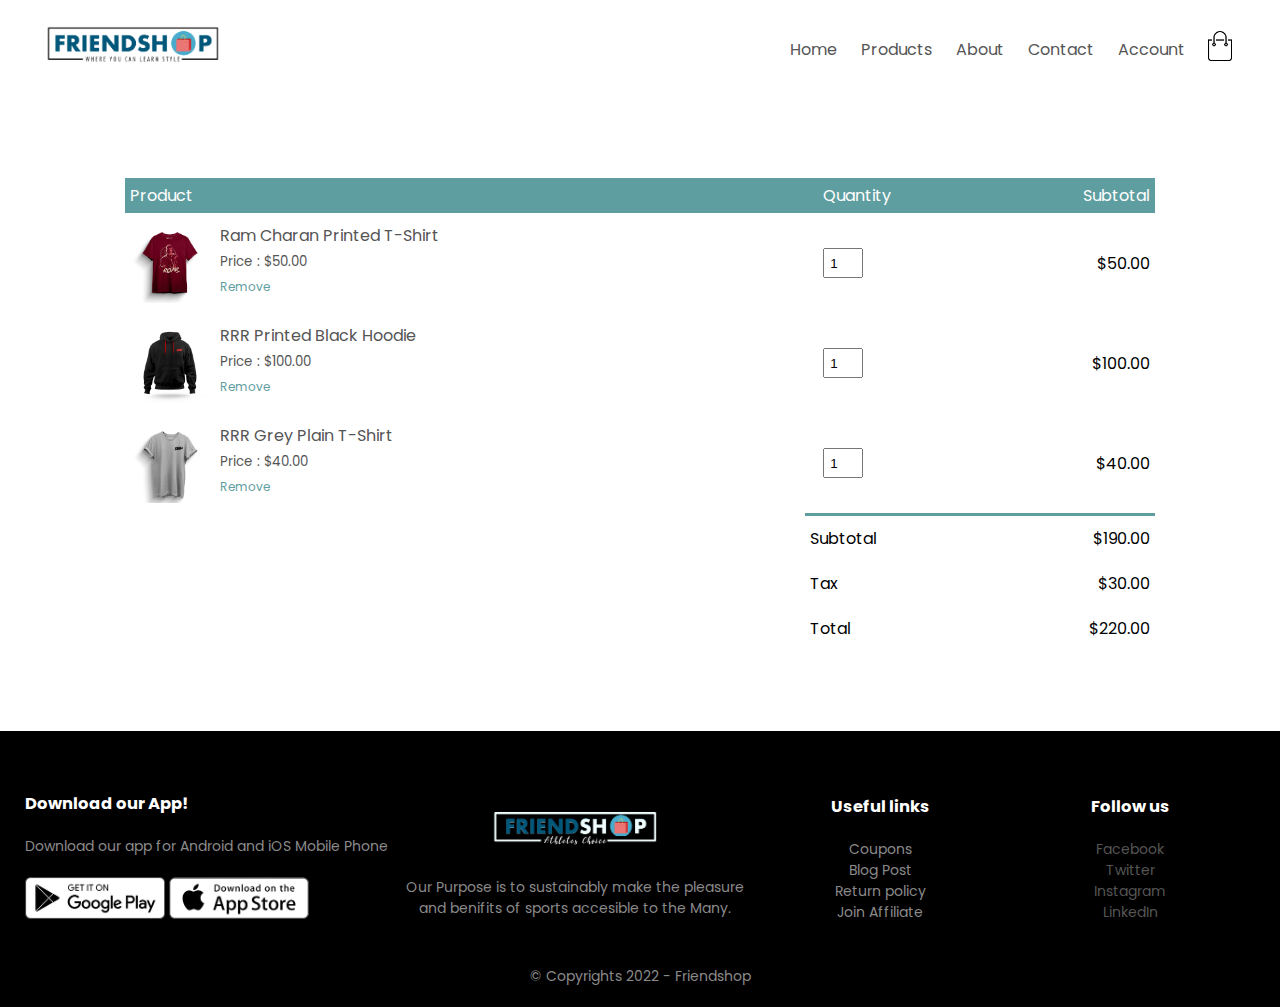
<file: cart.html>
<!DOCTYPE html>
<html lang="eng">
<head>
    <meta charset="UTF-8">
    <title>Cart</title>
    <link rel="stylesheet" href="styles.css">
    <link href="https://fonts.googleapis.com/css2?family=Poppins:wght@200;300;500;600;700;800&display=swap" rel="stylesheet">
    <link rel="stylesheet" href="https://stackpath.bootstrapcdn.com/font-awesome/4.7.0/css/font-awesome.min.css">
</head>
<body>
    <div class="container">
        <div class="navbar">
            <div class="logo">
                <a href="index.html"><img src="logo.png" width="175px"></a>
            </div>
            <nav>
                <ul id="MenuItems">
                    <li><a href="index.html">Home</a></li>
                    <li><a href="products.html">Products</a></li>
                    <li><a href="#footer">About</a></li>
                    <li><a href="#footer">Contact</a></li>
                    <li><a href="account.html">Account</a></li>
                </ul>
            </nav>
            <a href="cart.html"><img src="cart.png" width="30px", height="30px"></a>
            <img src="menu.png" class="menu-icon" onclick="menutoggle()">
        </div>
    </div>

<!-------Cart container details------->
    <div class="small-container cart-page">
        <table>
            <tr>
                <th>Product</th>
                <th>Quantity</th>
                <th>Subtotal</th>
            </tr>
            <tr>
                <td>
                    <div class="cart-info">
                        <img src="ramcharan1.jpg">
                        <div>
                            <p>Ram Charan Printed T-Shirt</p>
                            <small>Price : $50.00</small>
                            <br>
                            <a href="">Remove</a>
                        </div>
                    </div>
                </td>
                <td><input type="number" value="1"></td>
                <td>$50.00</td>
            </tr>
            <tr>
                <td>
                    <div class="cart-info">
                        <img src="black hoodie.jpg">
                        <div>
                            <p>RRR Printed Black Hoodie</p>
                            <small>Price : $100.00</small>
                            <br>
                            <a href="">Remove</a>
                        </div>
                    </div>
                </td>
                <td><input type="number" value="1"></td>
                <td>$100.00</td>
            </tr>
            <tr>
                <td>
                    <div class="cart-info">
                        <img src="neckless grey.jpg">
                        <div>
                            <p>RRR Grey Plain T-Shirt</p>
                            <small>Price : $40.00</small>
                            <br>
                            <a href="">Remove</a>
                        </div>
                    </div>
                </td>
                <td><input type="number" value="1"></td>
                <td>$40.00</td>
            </tr>
        </table>

        <div class="total-price">
            <table>
                <tr>
                    <td>Subtotal</td>
                    <td>$190.00</td>
                </tr>
                <tr>
                    <td>Tax</td>
                    <td>$30.00</td>
                </tr>
                <tr>
                    <td>Total</td>
                    <td>$220.00</td>
                </tr>
            </table>
        </div>
    </div>
<!---------------footer------------>

    <div class="footer" id="footer">
        <div class="container">
            <div class="row">
                <div class="footer-col-1">
                    <h3>Download our App!</h3>
                    <p>Download our app for Android and iOS Mobile Phone</p>
                    <div class="app-logo">
                        <img src="play-store.png" alt="">
                        <img src="app-store.png" alt="">
                    </div>
                </div>
                <div class="footer-col-2">
                    <img src="logo-white1.png">
                    <p>Our Purpose is to sustainably make the pleasure and benifits of sports accesible to the Many.</p>
                </div>
                <div class="footer-col-3">
                    <h3>Useful links</h3>
                    <ul>
                        <li>Coupons</li>
                        <li>Blog Post</li>
                        <li>Return policy</li>
                        <li>Join Affiliate</li>
                    </ul>
                </div>
                <div class="footer-col-4">
                    <h3>Follow us</h3>
                    <ul>
                        <li><a href="https://www.facebook.com/vaseem.mohidden/">Facebook</a></li>
                        <li><a href="https://twitter.com/Vaseem_66">Twitter</a></li>
                        <li><a href="https://www.instagram.com/vaseem_66?utm_medium=copy_link">Instagram</a></li>
                        <li><a href="https://www.linkedin.com/in/vaseem66/">LinkedIn</a></li>
                    </ul>
                </div>
            </div>
            <br>
            <p class="copyright">© Copyrights 2022 - Friendshop</p>
        </div>
    </div>
<!---------Js for toggle--------->
    <script>
        var MenuItems = document.getElementById("MenuItems");

        MenuItems.style.maxHeight = "0px";

        function menutoggle()
        {
            if(MenuItems.style.maxHeight == "0px")
                {
                    MenuItems.style.maxHeight = "200px";
                }
            else
                {
                    MenuItems.style.maxHeight = "0px";
                }
        }
    </script>
</body>
</html>
</file>
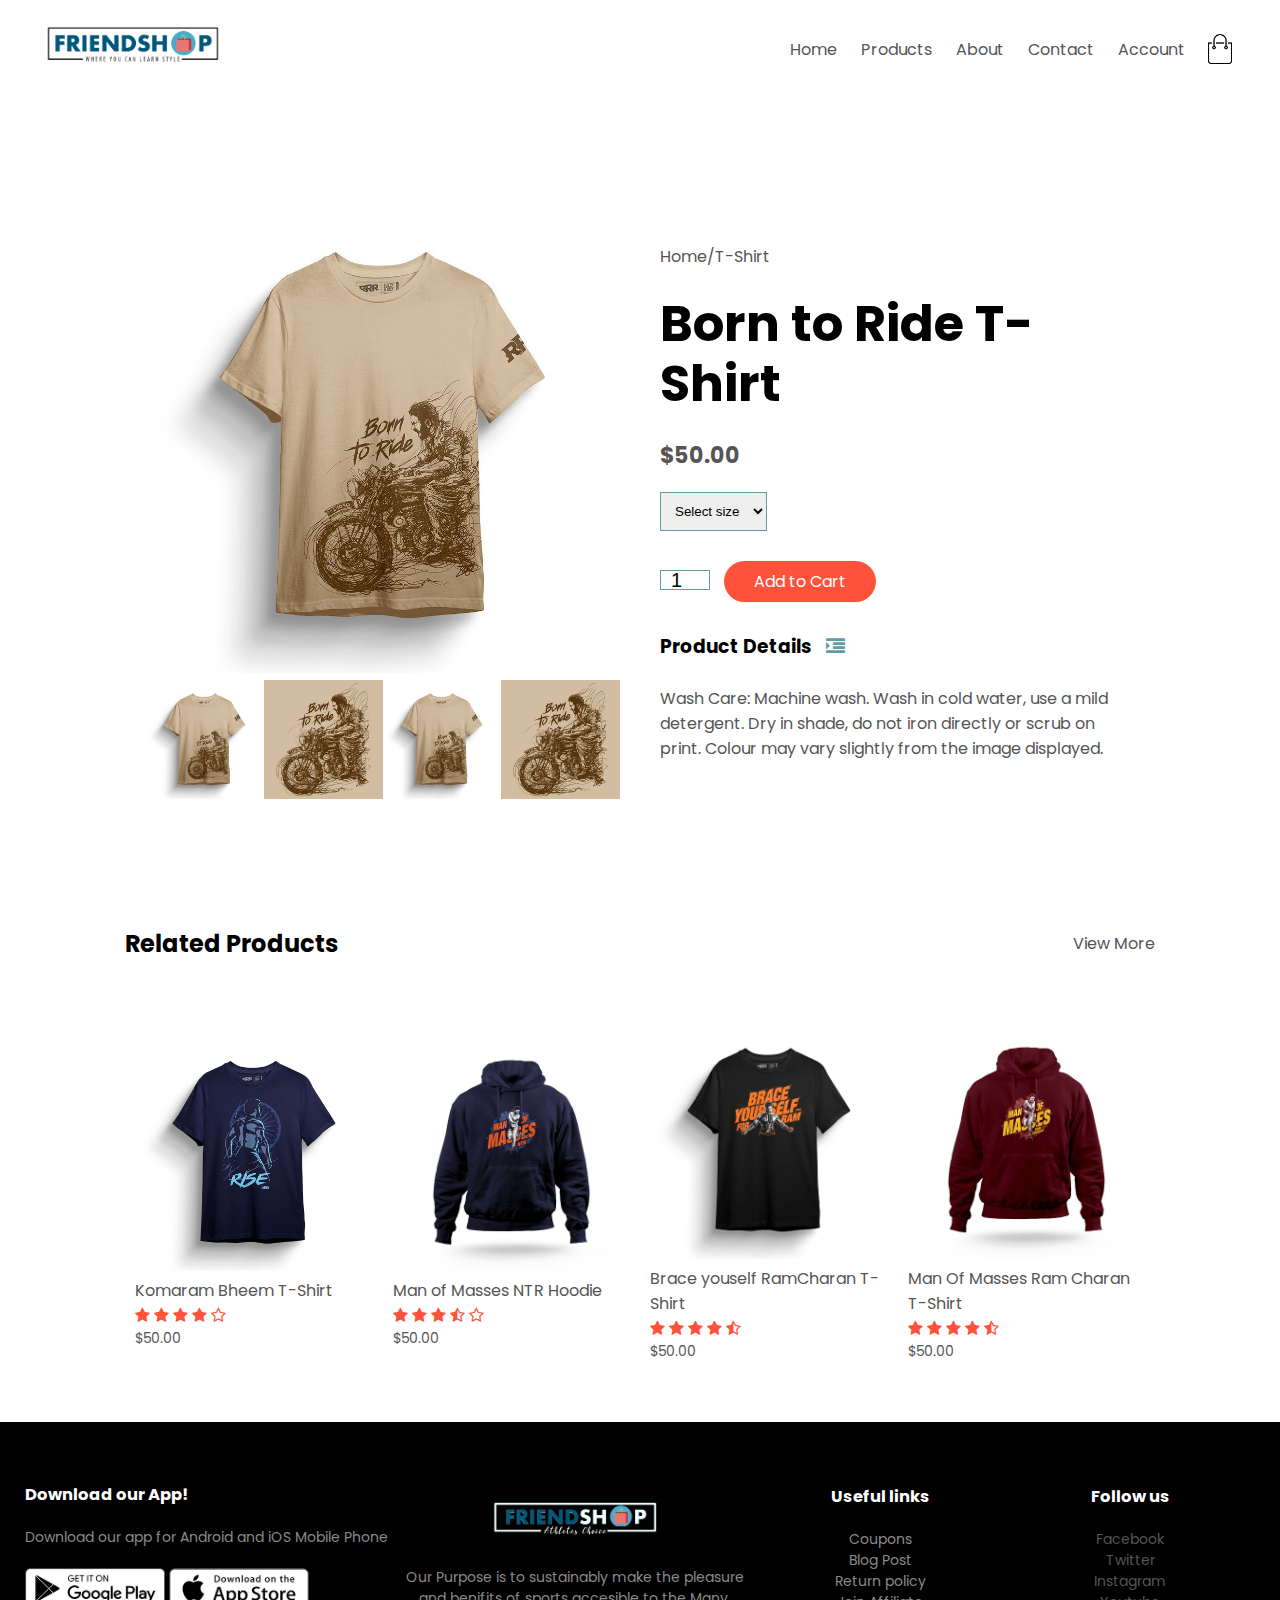
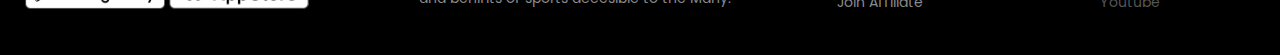
<file: product-details.html>
<!DOCTYPE html>
<html lang="eng">
<head>
    <meta charset="UTF-8">
    <title>RRR Collection</title>
    <link rel="stylesheet" href="styles.css">
    <link href="https://fonts.googleapis.com/css2?family=Poppins:wght@200;300;500;600;700;800&display=swap" rel="stylesheet">
    <link rel="stylesheet" href="https://stackpath.bootstrapcdn.com/font-awesome/4.7.0/css/font-awesome.min.css">
</head>
<body>
    <div class="container">
        <div class="navbar">
            <div class="logo">
                <img src="logo.png" width="175px">
            </div>
            <nav>
                <ul id="MenuItems">
                    <li><a href="index.html">Home</a></li>
                    <li><a href="products.html">Products</a></li>
                    <li><a href="">About</a></li>
                    <li><a href="">Contact</a></li>
                    <li><a href="account.html">Account</a></li>
                </ul>
            </nav>
            <img src="cart.png" width="30px", height="30px">
            <img src="menu.png" class="menu-icon" onclick="menutoggle()">
        </div>
    </div>

<!---------------single product details------------>

    <div class="small-container single-product">
        <div class="row">
    <div class="col-2">
        <img src="gallery-1.jpg" width="100%" id="ProductImg">

        <div class="small-img-row">
        <div class="small-img-col">
        <img src="gallery-1.jpg" width="100%" class="small-img">
        </div>
        <div class="small-img-col">
        <img src="gallery-2.jpg" width="100%" class="small-img">
        </div>
        <div class="small-img-col">
        <img src="gallery-1.jpg" width="100%" class="small-img">
        </div>
        <div class="small-img-col">
        <img src="gallery-2.jpg" width="100%" class="small-img">
        </div>
        </div>


            </div>
            <div class="col-2">
                <p>Home/T-Shirt</p>
                <h1>Born to Ride T-Shirt</h1>
                <h4>$50.00</h4>
                <select>
                    <option>Select size</option>
                    <option>XXL</option>
                    <option>XL</option>
                    <option>Large</option>
                    <option>Medium</option>
                    <option>Small</option>
                </select>
                <input type="number" value="1">
                <a href="" class="btn">Add to Cart</a>
                <h3>Product Details <i class="fa fa-indent"></i></h3>
                <br>
                <p>Wash Care: Machine wash. Wash in cold water, use a mild detergent. Dry in shade, do not iron directly or scrub on print.
                    Colour may vary slightly from the image displayed.</p>
            </div>
        </div>
    </div>

<!---------Title-------->
    
    <div class="small-container">
        <div class="row row-2">
            <h2>Related Products</h2>
            <p>View More</p>
        </div>
    </div>


<!-------------Products------------->

    <div class="small-container">
        <div class="row">
            <div class="col-4">
                <img src="komarambheemtshirt.jpg">
                <h4>Komaram Bheem T-Shirt</h4>
                <div class="rating">
                    <i class="fa fa-star"></i>
                    <i class="fa fa-star"></i>
                    <i class="fa fa-star"></i>
                    <i class="fa fa-star"></i>
                    <i class="fa fa-star-o"></i>
                </div>
                <p>$50.00</p>
            </div>
            <div class="col-4">
                <img src="manofmasseshoodie.jpg">
                <h4>Man of Masses NTR Hoodie</h4>
                <div class="rating">
                    <i class="fa fa-star"></i>
                    <i class="fa fa-star"></i>
                    <i class="fa fa-star"></i>
                    <i class="fa fa-star-half-o"></i>
                    <i class="fa fa-star-o"></i>
                </div>
                <p>$50.00</p>
            </div>
            <div class="col-4">
                <img src="braceurselfram.jpg">
                <h4>Brace youself RamCharan T-Shirt</h4>
                <div class="rating">
                    <i class="fa fa-star"></i>
                    <i class="fa fa-star"></i>
                    <i class="fa fa-star"></i>
                    <i class="fa fa-star"></i>
                    <i class="fa fa-star-half-o"></i>
                </div>
                <p>$50.00</p>
            </div>
            <div class="col-4">
                <img src="manofmassesramhoodie.jpg">
                <h4>Man Of Masses Ram Charan T-Shirt</h4>
                <div class="rating">
                    <i class="fa fa-star"></i>
                    <i class="fa fa-star"></i>
                    <i class="fa fa-star"></i>
                    <i class="fa fa-star"></i>
                    <i class="fa fa-star-half-o"></i>
                </div>
                <p>$50.00</p>
            </div>
        </div>   
    </div>
<!--------------Footer---------------->

    <div class="footer">
        <div class="container">
            <div class="row">
                <div class="footer-col-1">
                    <h3>Download our App!</h3>
                    <p>Download our app for Android and iOS Mobile Phone</p>
                    <div class="app-logo">
                        <img src="play-store.png" alt="">
                        <img src="app-store.png" alt="">
                    </div>
                </div>
                <div class="footer-col-2">
                    <img src="logo-white1.png">
                    <p>Our Purpose is to sustainably make the pleasure and benifits of sports accesible to the Many.</p>
                </div>
                <div class="footer-col-3">
                    <h3>Useful links</h3>
                    <ul>
                        <li>Coupons</li>
                        <li>Blog Post</li>
                        <li>Return policy</li>
                        <li>Join Affiliate</li>
                    </ul>
                </div>
                <div class="footer-col-4">
                    <h3>Follow us</h3>
                    <ul>
                        <li><a href="https://www.facebook.com/RRRMovie/">Facebook</a></li>
                        <li><a href="https://twitter.com/RRRMovie?ref_src=twsrc%5Egoogle%7Ctwcamp%5Eserp%7Ctwgr%5Eauthor">Twitter</a></li>
                        <li><a href="https://www.instagram.com/rrrmovie/?hl=en">Instagram</a></li>
                        <li><a href="https://www.youtube.com/channel/UCumU_6FNxfHXTmeeFCYz6Yw">Youtube</a></li>
                    </ul>
                </div>
            </div>
        </div>
    </div>
<!---------Js for toggle--------->
    <script>
        var MenuItems = document.getElementById("MenuItems");

        MenuItems.style.maxHeight = "0px";

        function menutoggle()
        {
            if(MenuItems.style.maxHeight == "0px")
                {
                    MenuItems.style.maxHeight = "200px";
                }
            else
                {
                    MenuItems.style.maxHeight = "0px";
                }
        }
    </script>

<!------script for product gallery--------->

    <script>
        var ProductImg = document.getElementById("ProductImg");
        var SmallImg = document.getElementsByClassName("small-img");

        SmallImg[0].onclick = function()
        {
            ProductImg.src = SmallImg[0].src;
        }
        SmallImg[1].onclick = function()
        {
            ProductImg.src = SmallImg[1].src;
        }
        SmallImg[2].onclick = function()
        {
            ProductImg.src = SmallImg[2].src;
        }
        SmallImg[3].onclick = function()
        {
            ProductImg.src = SmallImg[3].src;
        }
    </script>





</body>
</html>
</file>
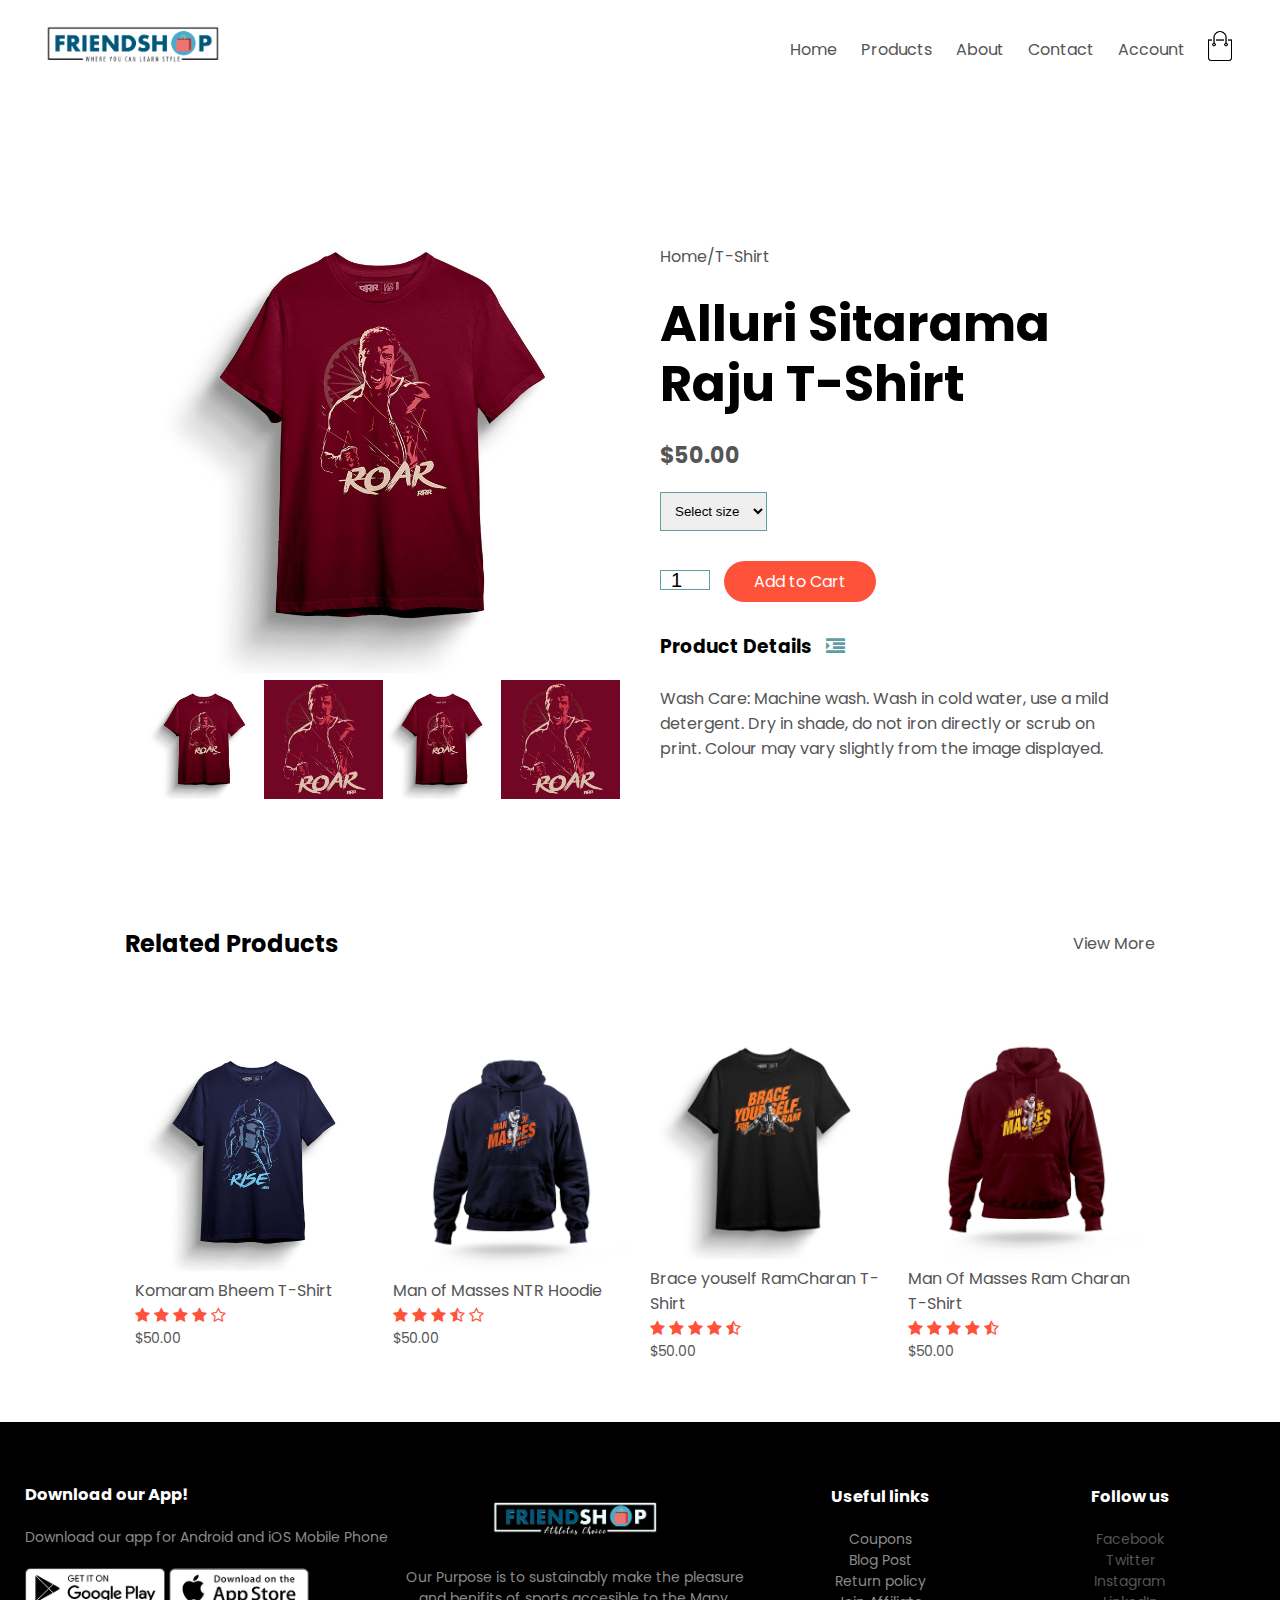
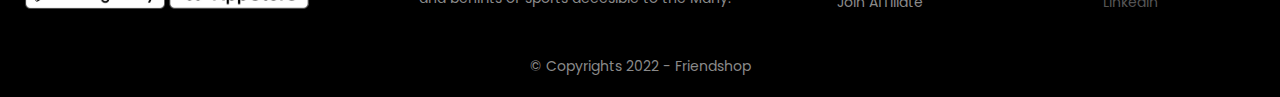
<file: product-details2.html>
<!DOCTYPE html>
<html lang="eng">
<head>
    <meta charset="UTF-8">
    <title>RRR Collection</title>
    <link rel="stylesheet" href="styles.css">
    <link href="https://fonts.googleapis.com/css2?family=Poppins:wght@200;300;500;600;700;800&display=swap" rel="stylesheet">
    <link rel="stylesheet" href="https://stackpath.bootstrapcdn.com/font-awesome/4.7.0/css/font-awesome.min.css">
</head>
<body>
    <div class="container">
        <div class="navbar">
            <div class="logo">
                <a href="index.html"><img src="logo.png" width="175px"></a>
            </div>
            <nav>
                <ul id="MenuItems">
                    <li><a href="index.html">Home</a></li>
                    <li><a href="products.html">Products</a></li>
                    <li><a href="#footer">About</a></li>
                    <li><a href="#footer">Contact</a></li>
                    <li><a href="account.html">Account</a></li>
                </ul>
            </nav>
            <a href="cart.html"><img src="cart.png" width="30px", height="30px"></a>
            <img src="menu.png" class="menu-icon" onclick="menutoggle()">
        </div>
    </div>

<!---------------single product details------------>

    <div class="small-container single-product">
        <div class="row">
    <div class="col-2">
        <img src="ramcharan1.jpg" width="100%" id="ProductImg">

        <div class="small-img-row">
        <div class="small-img-col">
        <img src="ramcharan1.jpg" width="100%" class="small-img">
        </div>
        <div class="small-img-col">
        <img src="ramcharan12.jpg" width="100%" class="small-img">
        </div>
        <div class="small-img-col">
        <img src="ramcharan1.jpg" width="100%" class="small-img">
        </div>
        <div class="small-img-col">
        <img src="ramcharan12.jpg" width="100%" class="small-img">
        </div>
        </div>


            </div>
            <div class="col-2">
                <p>Home/T-Shirt</p>
                <h1>Alluri Sitarama Raju T-Shirt</h1>
                <h4>$50.00</h4>
                <select>
                    <option>Select size</option>
                    <option>XXL</option>
                    <option>XL</option>
                    <option>Large</option>
                    <option>Medium</option>
                    <option>Small</option>
                </select>
                <input type="number" value="1">
                <a href="" class="btn">Add to Cart</a>
                <h3>Product Details <i class="fa fa-indent"></i></h3>
                <br>
                <p>Wash Care: Machine wash. Wash in cold water, use a mild detergent. Dry in shade, do not iron directly or scrub on print.
                    Colour may vary slightly from the image displayed.</p>
            </div>
        </div>
    </div>

<!---------Title-------->
    
    <div class="small-container">
        <div class="row row-2">
            <h2>Related Products</h2>
            <a href="products.html"><p>View More</p></a>
        </div>
    </div>


<!-------------Products------------->

    <div class="small-container">
        <div class="row">
            <div class="col-4">
                <img src="komarambheemtshirt.jpg">
                <h4>Komaram Bheem T-Shirt</h4>
                <div class="rating">
                    <i class="fa fa-star"></i>
                    <i class="fa fa-star"></i>
                    <i class="fa fa-star"></i>
                    <i class="fa fa-star"></i>
                    <i class="fa fa-star-o"></i>
                </div>
                <p>$50.00</p>
            </div>
            <div class="col-4">
                <img src="manofmasseshoodie.jpg">
                <h4>Man of Masses NTR Hoodie</h4>
                <div class="rating">
                    <i class="fa fa-star"></i>
                    <i class="fa fa-star"></i>
                    <i class="fa fa-star"></i>
                    <i class="fa fa-star-half-o"></i>
                    <i class="fa fa-star-o"></i>
                </div>
                <p>$50.00</p>
            </div>
            <div class="col-4">
                <img src="braceurselfram.jpg">
                <h4>Brace youself RamCharan T-Shirt</h4>
                <div class="rating">
                    <i class="fa fa-star"></i>
                    <i class="fa fa-star"></i>
                    <i class="fa fa-star"></i>
                    <i class="fa fa-star"></i>
                    <i class="fa fa-star-half-o"></i>
                </div>
                <p>$50.00</p>
            </div>
            <div class="col-4">
                <img src="manofmassesramhoodie.jpg">
                <h4>Man Of Masses Ram Charan T-Shirt</h4>
                <div class="rating">
                    <i class="fa fa-star"></i>
                    <i class="fa fa-star"></i>
                    <i class="fa fa-star"></i>
                    <i class="fa fa-star"></i>
                    <i class="fa fa-star-half-o"></i>
                </div>
                <p>$50.00</p>
            </div>
        </div>   
    </div>
<!--------------Footer---------------->

    <div class="footer" id="footer">
        <div class="container">
            <div class="row">
                <div class="footer-col-1">
                    <h3>Download our App!</h3>
                    <p>Download our app for Android and iOS Mobile Phone</p>
                    <div class="app-logo">
                        <img src="play-store.png" alt="">
                        <img src="app-store.png" alt="">
                    </div>
                </div>
                <div class="footer-col-2">
                    <img src="logo-white1.png">
                    <p>Our Purpose is to sustainably make the pleasure and benifits of sports accesible to the Many.</p>
                </div>
                <div class="footer-col-3">
                    <h3>Useful links</h3>
                    <ul>
                        <li>Coupons</li>
                        <li>Blog Post</li>
                        <li>Return policy</li>
                        <li>Join Affiliate</li>
                    </ul>
                </div>
                <div class="footer-col-4">
                    <h3>Follow us</h3>
                    <ul>
                        <li><a href="https://www.facebook.com/vaseem.mohidden/">Facebook</a></li>
                        <li><a href="https://twitter.com/Vaseem_66">Twitter</a></li>
                        <li><a href="https://www.instagram.com/vaseem_66?utm_medium=copy_link">Instagram</a></li>
                        <li><a href="https://www.linkedin.com/in/vaseem66/">LinkedIn</a></li>
                    </ul>
                </div>
            </div>
            <br>
            <p class="copyright">© Copyrights 2022 - Friendshop</p>
        </div>
    </div>
<!---------Js for toggle--------->
    <script>
        var MenuItems = document.getElementById("MenuItems");

        MenuItems.style.maxHeight = "0px";

        function menutoggle()
        {
            if(MenuItems.style.maxHeight == "0px")
                {
                    MenuItems.style.maxHeight = "200px";
                }
            else
                {
                    MenuItems.style.maxHeight = "0px";
                }
        }
    </script>

<!------script for product gallery--------->

    <script>
        var ProductImg = document.getElementById("ProductImg");
        var SmallImg = document.getElementsByClassName("small-img");

        SmallImg[0].onclick = function()
        {
            ProductImg.src = SmallImg[0].src;
        }
        SmallImg[1].onclick = function()
        {
            ProductImg.src = SmallImg[1].src;
        }
        SmallImg[2].onclick = function()
        {
            ProductImg.src = SmallImg[2].src;
        }
        SmallImg[3].onclick = function()
        {
            ProductImg.src = SmallImg[3].src;
        }
    </script>





</body>
</html>
</file>
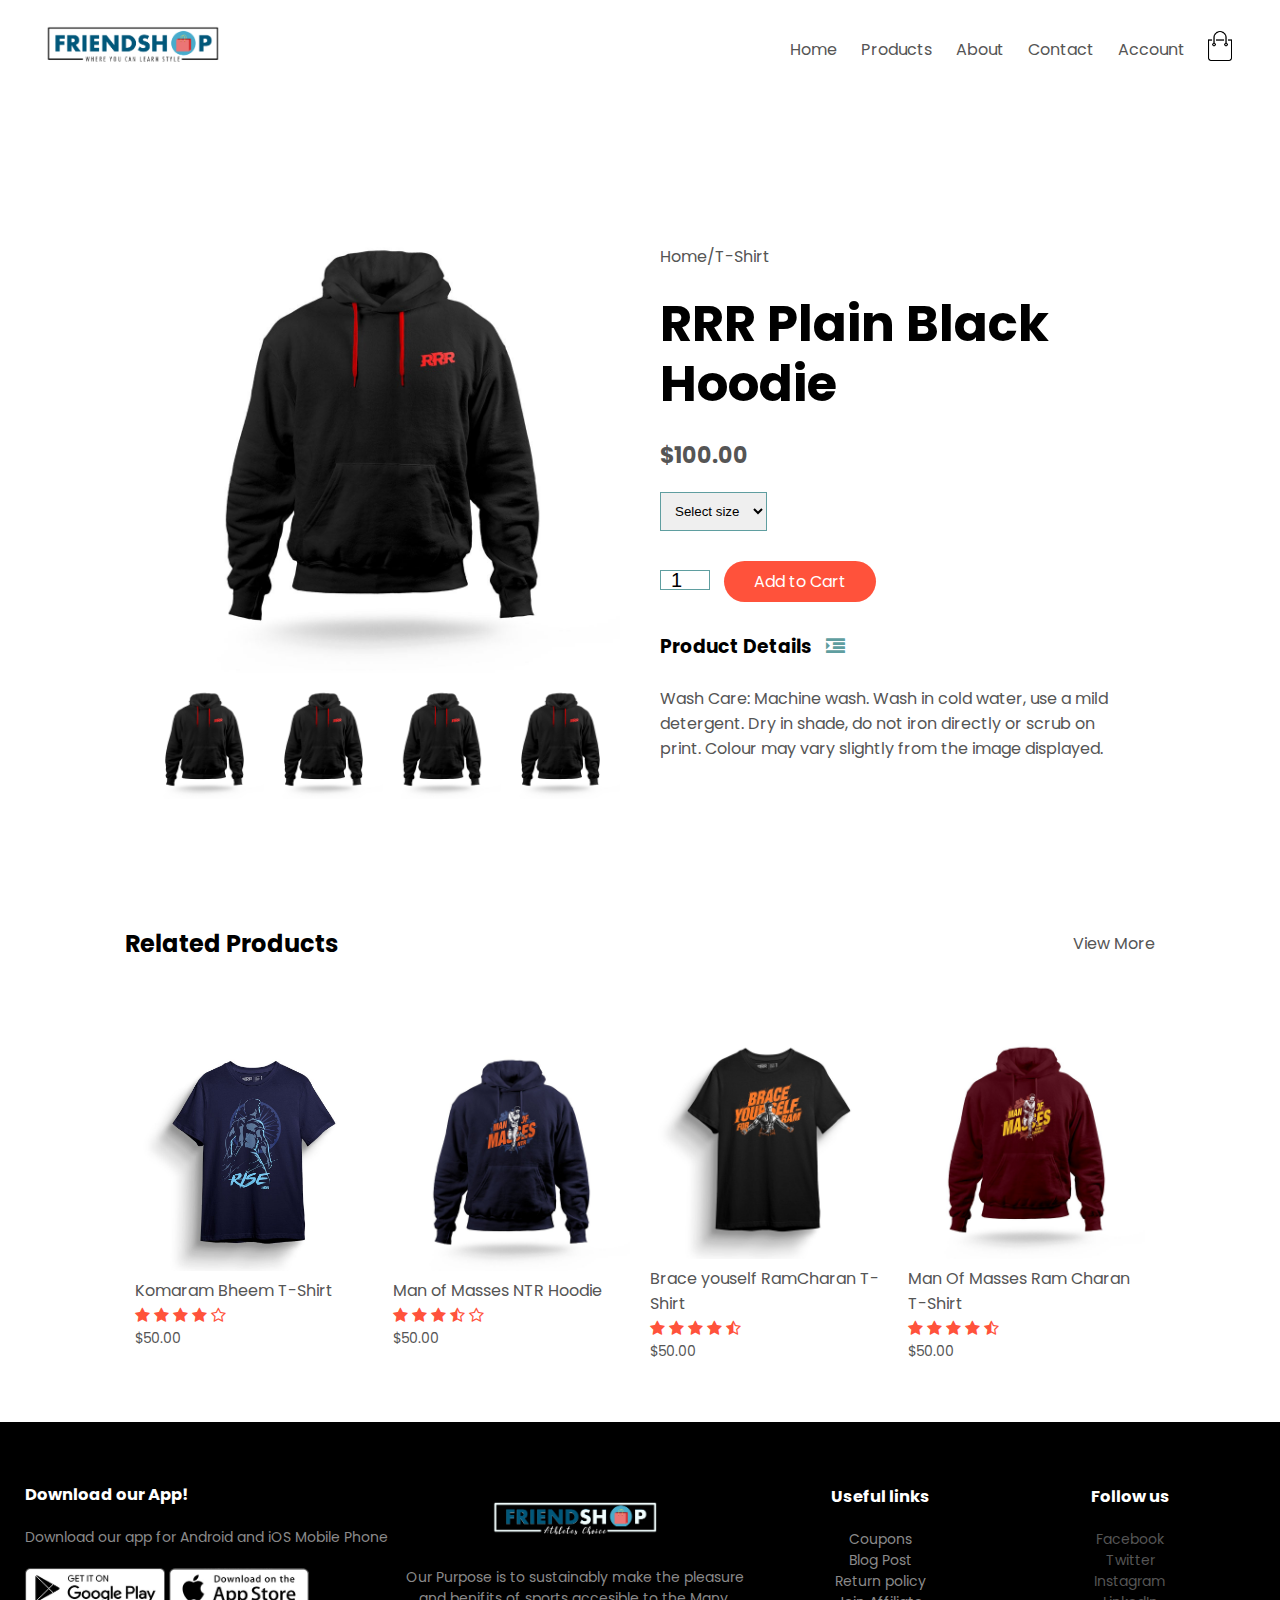
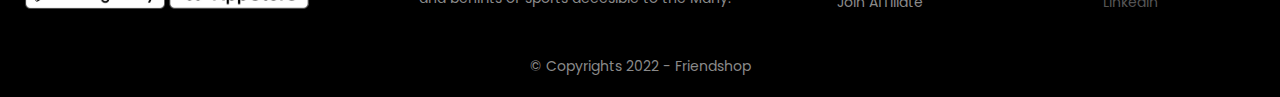
<file: product-details3.html>
<!DOCTYPE html>
<html lang="eng">
<head>
    <meta charset="UTF-8">
    <title>RRR Collection</title>
    <link rel="stylesheet" href="styles.css">
    <link href="https://fonts.googleapis.com/css2?family=Poppins:wght@200;300;500;600;700;800&display=swap" rel="stylesheet">
    <link rel="stylesheet" href="https://stackpath.bootstrapcdn.com/font-awesome/4.7.0/css/font-awesome.min.css">
</head>
<body>
    <div class="container">
        <div class="navbar">
            <div class="logo">
                <a href="index.html"><img src="logo.png" width="175px"></a>
            </div>
            <nav>
                <ul id="MenuItems">
                    <li><a href="index.html">Home</a></li>
                    <li><a href="products.html">Products</a></li>
                    <li><a href="#footer">About</a></li>
                    <li><a href="#footer">Contact</a></li>
                    <li><a href="account.html">Account</a></li>
                </ul>
            </nav>
            <a href="cart.html"><img src="cart.png" width="30px", height="30px"></a>
            <img src="menu.png" class="menu-icon" onclick="menutoggle()">
        </div>
    </div>

<!---------------single product details------------>

    <div class="small-container single-product">
        <div class="row">
    <div class="col-2">
        <img src="black hoodie.jpg" width="100%" id="ProductImg">

        <div class="small-img-row">
        <div class="small-img-col">
        <img src="black hoodie.jpg" width="100%" class="small-img">
        </div>
        <div class="small-img-col">
        <img src="black hoodie.jpg" width="100%" class="small-img">
        </div>
        <div class="small-img-col">
        <img src="black hoodie.jpg" width="100%" class="small-img">
        </div>
        <div class="small-img-col">
        <img src="black hoodie.jpg" width="100%" class="small-img">
        </div>
        </div>


            </div>
            <div class="col-2">
                <p>Home/T-Shirt</p>
                <h1>RRR Plain Black Hoodie</h1>
                <h4>$100.00</h4>
                <select>
                    <option>Select size</option>
                    <option>XXL</option>
                    <option>XL</option>
                    <option>Large</option>
                    <option>Medium</option>
                    <option>Small</option>
                </select>
                <input type="number" value="1">
                <a href="" class="btn">Add to Cart</a>
                <h3>Product Details <i class="fa fa-indent"></i></h3>
                <br>
                <p>Wash Care: Machine wash. Wash in cold water, use a mild detergent. Dry in shade, do not iron directly or scrub on print.
                    Colour may vary slightly from the image displayed.</p>
            </div>
        </div>
    </div>

<!---------Title-------->
    
    <div class="small-container">
        <div class="row row-2">
            <h2>Related Products</h2>
            <a href="products.html"><p>View More</p></a>
        </div>
    </div>


<!-------------Products------------->

    <div class="small-container">
        <div class="row">
            <div class="col-4">
                <img src="komarambheemtshirt.jpg">
                <h4>Komaram Bheem T-Shirt</h4>
                <div class="rating">
                    <i class="fa fa-star"></i>
                    <i class="fa fa-star"></i>
                    <i class="fa fa-star"></i>
                    <i class="fa fa-star"></i>
                    <i class="fa fa-star-o"></i>
                </div>
                <p>$50.00</p>
            </div>
            <div class="col-4">
                <img src="manofmasseshoodie.jpg">
                <h4>Man of Masses NTR Hoodie</h4>
                <div class="rating">
                    <i class="fa fa-star"></i>
                    <i class="fa fa-star"></i>
                    <i class="fa fa-star"></i>
                    <i class="fa fa-star-half-o"></i>
                    <i class="fa fa-star-o"></i>
                </div>
                <p>$50.00</p>
            </div>
            <div class="col-4">
                <img src="braceurselfram.jpg">
                <h4>Brace youself RamCharan T-Shirt</h4>
                <div class="rating">
                    <i class="fa fa-star"></i>
                    <i class="fa fa-star"></i>
                    <i class="fa fa-star"></i>
                    <i class="fa fa-star"></i>
                    <i class="fa fa-star-half-o"></i>
                </div>
                <p>$50.00</p>
            </div>
            <div class="col-4">
                <img src="manofmassesramhoodie.jpg">
                <h4>Man Of Masses Ram Charan T-Shirt</h4>
                <div class="rating">
                    <i class="fa fa-star"></i>
                    <i class="fa fa-star"></i>
                    <i class="fa fa-star"></i>
                    <i class="fa fa-star"></i>
                    <i class="fa fa-star-half-o"></i>
                </div>
                <p>$50.00</p>
            </div>
        </div>   
    </div>
<!--------------Footer---------------->

    <div class="footer" id="footer">
        <div class="container">
            <div class="row">
                <div class="footer-col-1">
                    <h3>Download our App!</h3>
                    <p>Download our app for Android and iOS Mobile Phone</p>
                    <div class="app-logo">
                        <img src="play-store.png" alt="">
                        <img src="app-store.png" alt="">
                    </div>
                </div>
                <div class="footer-col-2">
                    <img src="logo-white1.png">
                    <p>Our Purpose is to sustainably make the pleasure and benifits of sports accesible to the Many.</p>
                </div>
                <div class="footer-col-3">
                    <h3>Useful links</h3>
                    <ul>
                        <li>Coupons</li>
                        <li>Blog Post</li>
                        <li>Return policy</li>
                        <li>Join Affiliate</li>
                    </ul>
                </div>
                <div class="footer-col-4">
                    <h3>Follow us</h3>
                    <ul>
                        <li><a href="https://www.facebook.com/vaseem.mohidden/">Facebook</a></li>
                        <li><a href="https://twitter.com/Vaseem_66">Twitter</a></li>
                        <li><a href="https://www.instagram.com/vaseem_66?utm_medium=copy_link">Instagram</a></li>
                        <li><a href="https://www.linkedin.com/in/vaseem66/">LinkedIn</a></li>
                    </ul>
                </div>
            </div>
            <br>
            <p class="copyright">© Copyrights 2022 - Friendshop</p>
        </div>
    </div>
<!---------Js for toggle--------->
    <script>
        var MenuItems = document.getElementById("MenuItems");

        MenuItems.style.maxHeight = "0px";

        function menutoggle()
        {
            if(MenuItems.style.maxHeight == "0px")
                {
                    MenuItems.style.maxHeight = "200px";
                }
            else
                {
                    MenuItems.style.maxHeight = "0px";
                }
        }
    </script>

<!------script for product gallery--------->

    <script>
        var ProductImg = document.getElementById("ProductImg");
        var SmallImg = document.getElementsByClassName("small-img");

        SmallImg[0].onclick = function()
        {
            ProductImg.src = SmallImg[0].src;
        }
        SmallImg[1].onclick = function()
        {
            ProductImg.src = SmallImg[1].src;
        }
        SmallImg[2].onclick = function()
        {
            ProductImg.src = SmallImg[2].src;
        }
        SmallImg[3].onclick = function()
        {
            ProductImg.src = SmallImg[3].src;
        }
    </script>





</body>
</html>
</file>
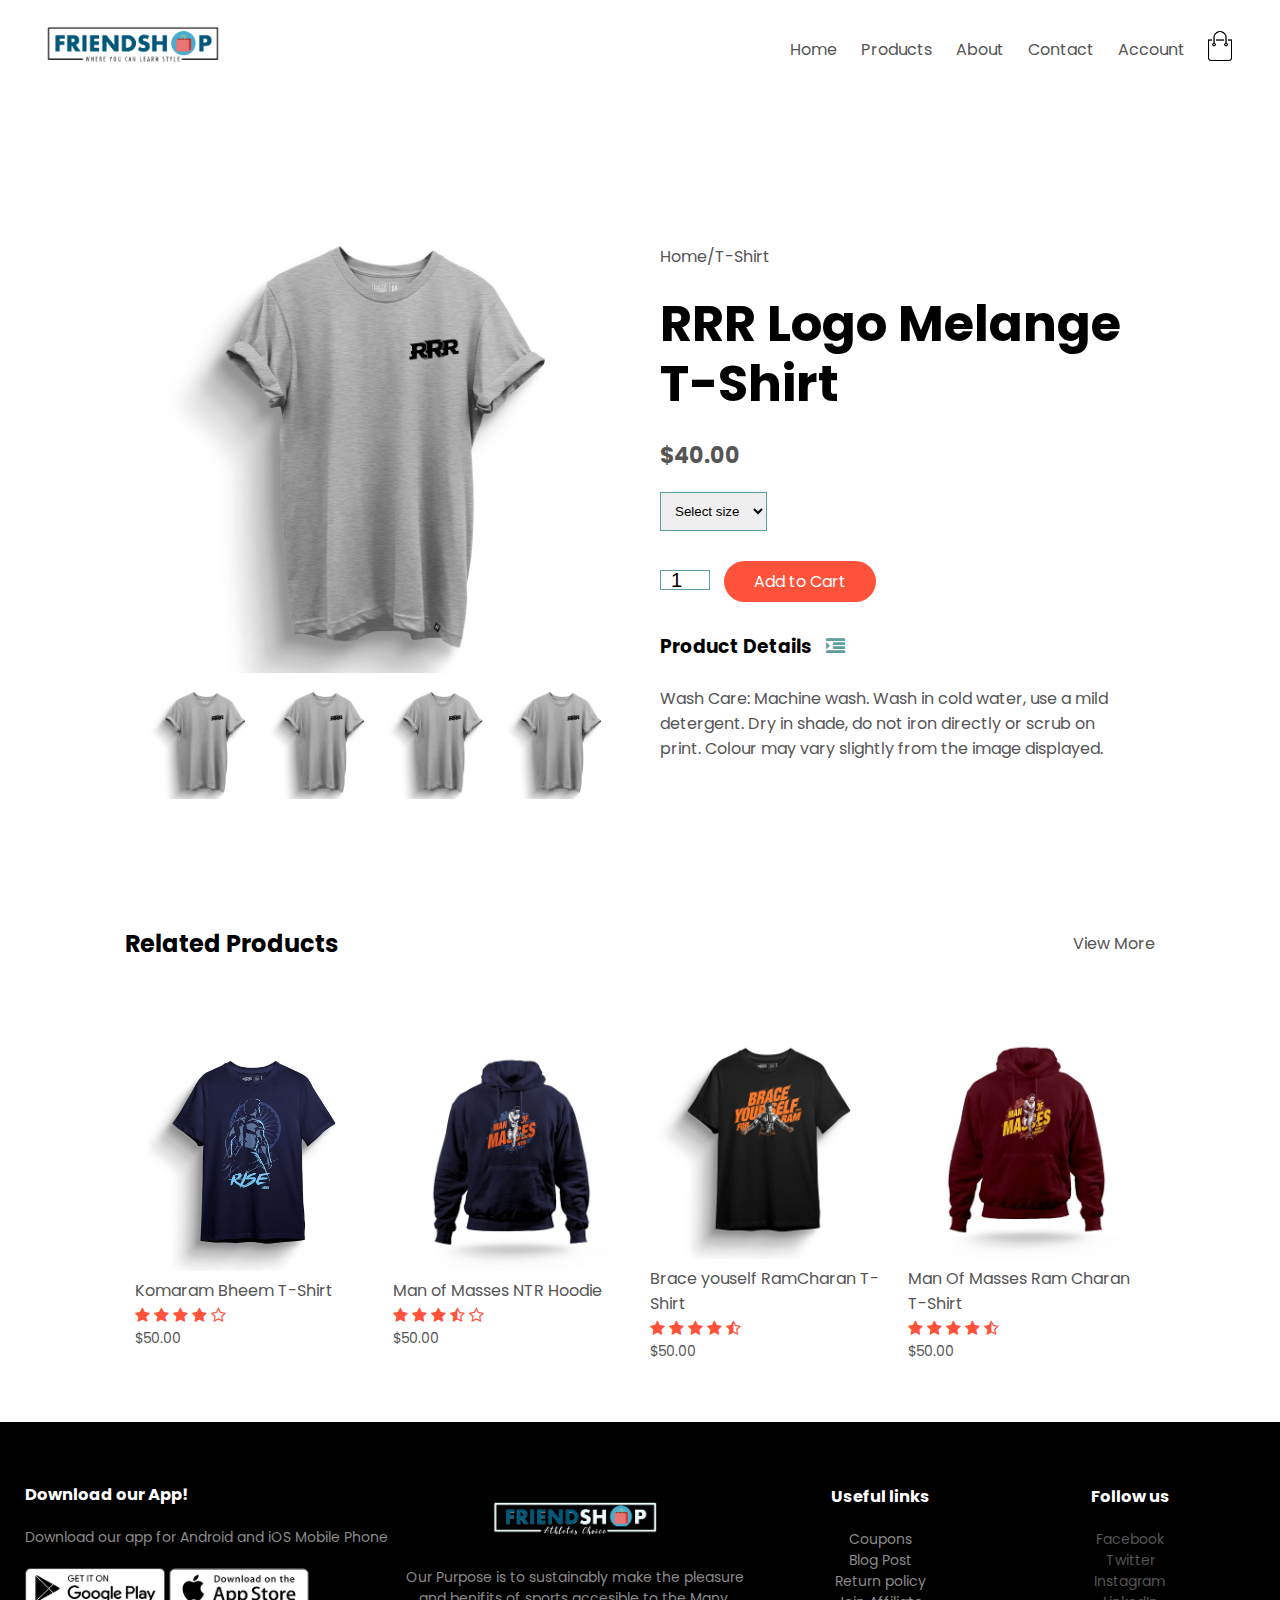
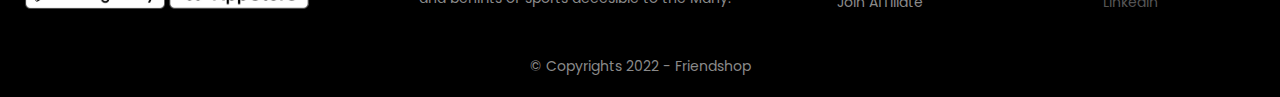
<file: product-details4.html>
<!DOCTYPE html>
<html lang="eng">
<head>
    <meta charset="UTF-8">
    <title>RRR Collection</title>
    <link rel="stylesheet" href="styles.css">
    <link href="https://fonts.googleapis.com/css2?family=Poppins:wght@200;300;500;600;700;800&display=swap" rel="stylesheet">
    <link rel="stylesheet" href="https://stackpath.bootstrapcdn.com/font-awesome/4.7.0/css/font-awesome.min.css">
</head>
<body>
    <div class="container">
        <div class="navbar">
            <div class="logo">
                <a href="index.html"><img src="logo.png" width="175px"></a>
            </div>
            <nav>
                <ul id="MenuItems">
                    <li><a href="index.html">Home</a></li>
                    <li><a href="products.html">Products</a></li>
                    <li><a href="#footer">About</a></li>
                    <li><a href="#footer">Contact</a></li>
                    <li><a href="account.html">Account</a></li>
                </ul>
            </nav>
            <a href="cart.html"><img src="cart.png" width="30px", height="30px"></a>
            <img src="menu.png" class="menu-icon" onclick="menutoggle()">
        </div>
    </div>

<!---------------single product details------------>

    <div class="small-container single-product">
        <div class="row">
    <div class="col-2">
        <img src="neckless grey.jpg" width="100%" id="ProductImg">

        <div class="small-img-row">
        <div class="small-img-col">
        <img src="neckless grey.jpg" width="100%" class="small-img">
        </div>
        <div class="small-img-col">
        <img src="neckless grey.jpg" width="100%" class="small-img">
        </div>
        <div class="small-img-col">
        <img src="neckless grey.jpg" width="100%" class="small-img">
        </div>
        <div class="small-img-col">
        <img src="neckless grey.jpg" width="100%" class="small-img">
        </div>
        </div>


            </div>
            <div class="col-2">
                <p>Home/T-Shirt</p>
                <h1>RRR Logo Melange T-Shirt</h1>
                <h4>$40.00</h4>
                <select>
                    <option>Select size</option>
                    <option>XXL</option>
                    <option>XL</option>
                    <option>Large</option>
                    <option>Medium</option>
                    <option>Small</option>
                </select>
                <input type="number" value="1">
                <a href="" class="btn">Add to Cart</a>
                <h3>Product Details <i class="fa fa-indent"></i></h3>
                <br>
                <p>Wash Care: Machine wash. Wash in cold water, use a mild detergent. Dry in shade, do not iron directly or scrub on print.
                    Colour may vary slightly from the image displayed.</p>
            </div>
        </div>
    </div>

<!---------Title-------->
    
    <div class="small-container">
        <div class="row row-2">
            <h2>Related Products</h2>
            <a href="products.html"><p>View More</p></a>
        </div>
    </div>


<!-------------Products------------->

    <div class="small-container">
        <div class="row">
            <div class="col-4">
                <img src="komarambheemtshirt.jpg">
                <h4>Komaram Bheem T-Shirt</h4>
                <div class="rating">
                    <i class="fa fa-star"></i>
                    <i class="fa fa-star"></i>
                    <i class="fa fa-star"></i>
                    <i class="fa fa-star"></i>
                    <i class="fa fa-star-o"></i>
                </div>
                <p>$50.00</p>
            </div>
            <div class="col-4">
                <img src="manofmasseshoodie.jpg">
                <h4>Man of Masses NTR Hoodie</h4>
                <div class="rating">
                    <i class="fa fa-star"></i>
                    <i class="fa fa-star"></i>
                    <i class="fa fa-star"></i>
                    <i class="fa fa-star-half-o"></i>
                    <i class="fa fa-star-o"></i>
                </div>
                <p>$50.00</p>
            </div>
            <div class="col-4">
                <img src="braceurselfram.jpg">
                <h4>Brace youself RamCharan T-Shirt</h4>
                <div class="rating">
                    <i class="fa fa-star"></i>
                    <i class="fa fa-star"></i>
                    <i class="fa fa-star"></i>
                    <i class="fa fa-star"></i>
                    <i class="fa fa-star-half-o"></i>
                </div>
                <p>$50.00</p>
            </div>
            <div class="col-4">
                <img src="manofmassesramhoodie.jpg">
                <h4>Man Of Masses Ram Charan T-Shirt</h4>
                <div class="rating">
                    <i class="fa fa-star"></i>
                    <i class="fa fa-star"></i>
                    <i class="fa fa-star"></i>
                    <i class="fa fa-star"></i>
                    <i class="fa fa-star-half-o"></i>
                </div>
                <p>$50.00</p>
            </div>
        </div>   
    </div>
<!--------------Footer---------------->

    <div class="footer" id="footer">
        <div class="container">
            <div class="row">
                <div class="footer-col-1">
                    <h3>Download our App!</h3>
                    <p>Download our app for Android and iOS Mobile Phone</p>
                    <div class="app-logo">
                        <img src="play-store.png" alt="">
                        <img src="app-store.png" alt="">
                    </div>
                </div>
                <div class="footer-col-2">
                    <img src="logo-white1.png">
                    <p>Our Purpose is to sustainably make the pleasure and benifits of sports accesible to the Many.</p>
                </div>
                <div class="footer-col-3">
                    <h3>Useful links</h3>
                    <ul>
                        <li>Coupons</li>
                        <li>Blog Post</li>
                        <li>Return policy</li>
                        <li>Join Affiliate</li>
                    </ul>
                </div>
                <div class="footer-col-4">
                    <h3>Follow us</h3>
                    <ul>
                        <li><a href="https://www.facebook.com/vaseem.mohidden/">Facebook</a></li>
                        <li><a href="https://twitter.com/Vaseem_66">Twitter</a></li>
                        <li><a href="https://www.instagram.com/vaseem_66?utm_medium=copy_link">Instagram</a></li>
                        <li><a href="https://www.linkedin.com/in/vaseem66/">LinkedIn</a></li>
                    </ul>
                </div>
            </div>
            <br>
            <p class="copyright">© Copyrights 2022 - Friendshop</p>
        </div>
    </div>
<!---------Js for toggle--------->
    <script>
        var MenuItems = document.getElementById("MenuItems");

        MenuItems.style.maxHeight = "0px";

        function menutoggle()
        {
            if(MenuItems.style.maxHeight == "0px")
                {
                    MenuItems.style.maxHeight = "200px";
                }
            else
                {
                    MenuItems.style.maxHeight = "0px";
                }
        }
    </script>

<!------script for product gallery--------->

    <script>
        var ProductImg = document.getElementById("ProductImg");
        var SmallImg = document.getElementsByClassName("small-img");

        SmallImg[0].onclick = function()
        {
            ProductImg.src = SmallImg[0].src;
        }
        SmallImg[1].onclick = function()
        {
            ProductImg.src = SmallImg[1].src;
        }
        SmallImg[2].onclick = function()
        {
            ProductImg.src = SmallImg[2].src;
        }
        SmallImg[3].onclick = function()
        {
            ProductImg.src = SmallImg[3].src;
        }
    </script>





</body>
</html>
</file>
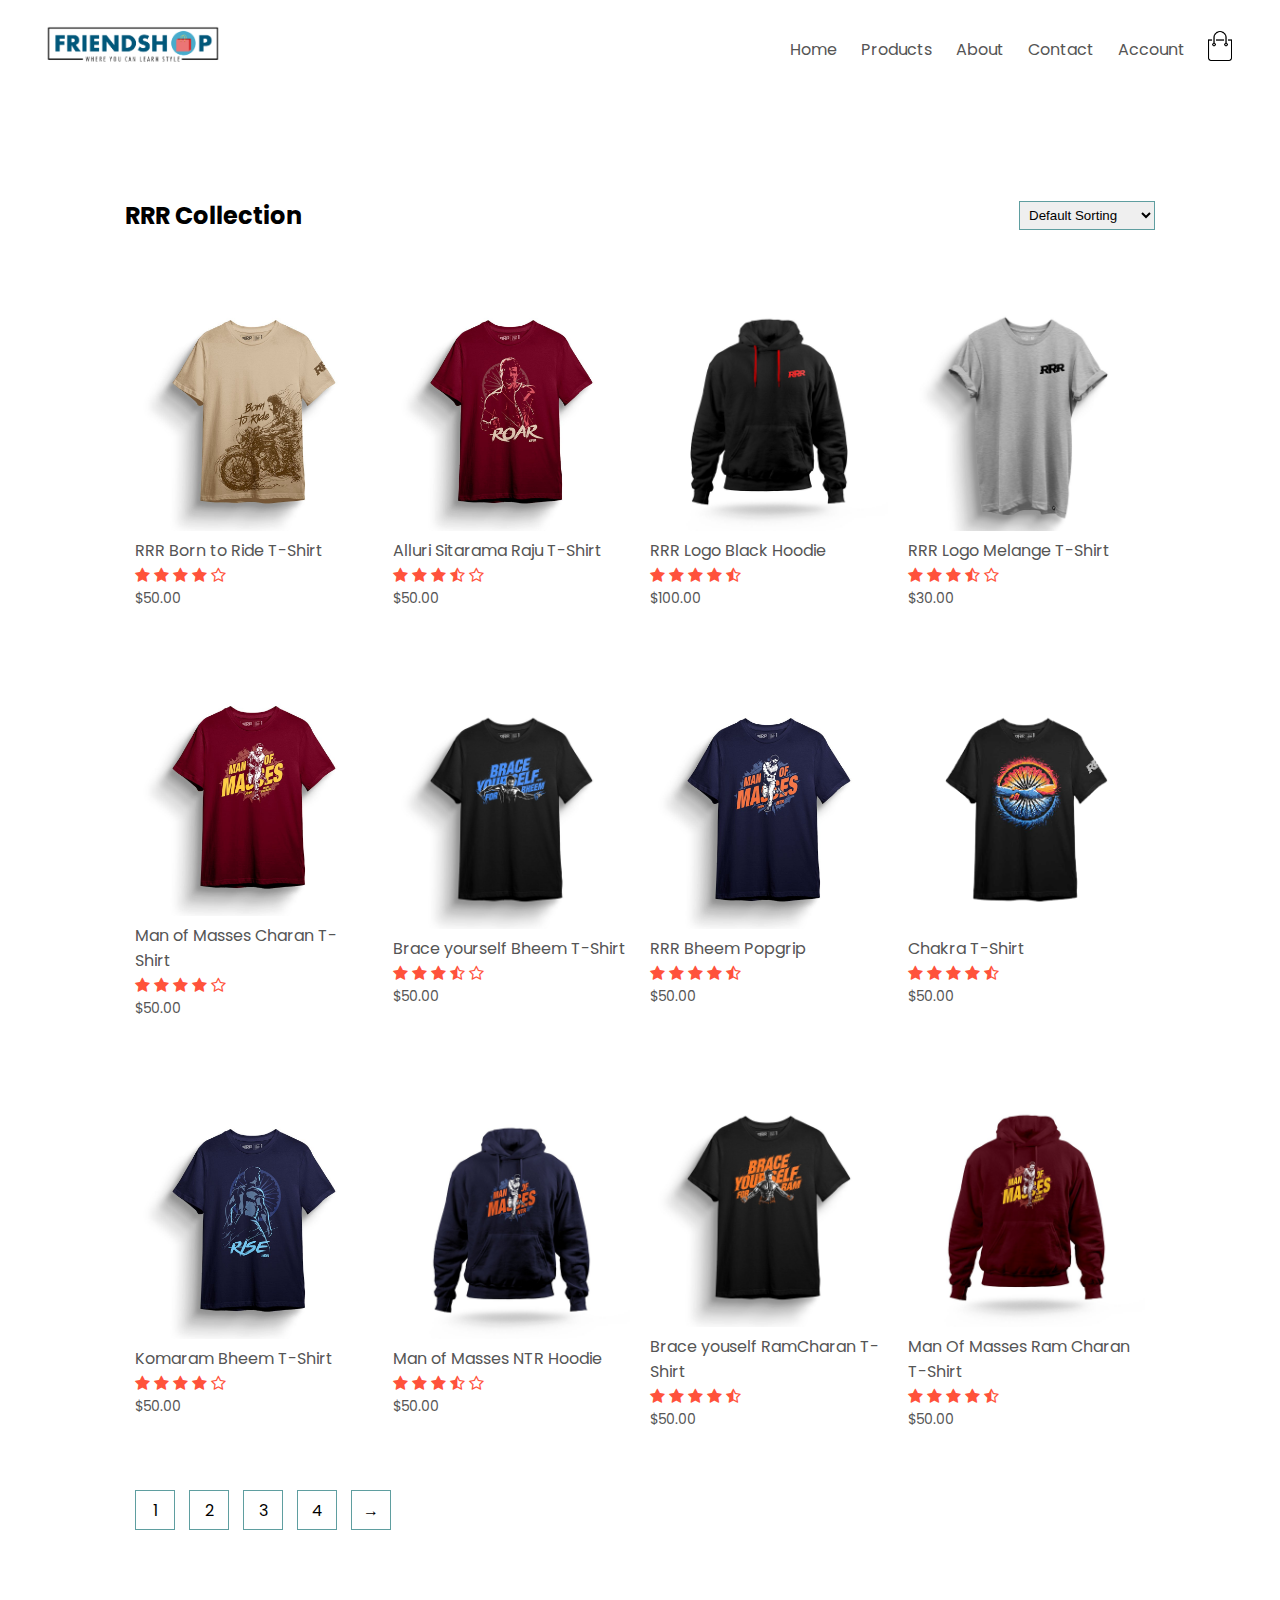
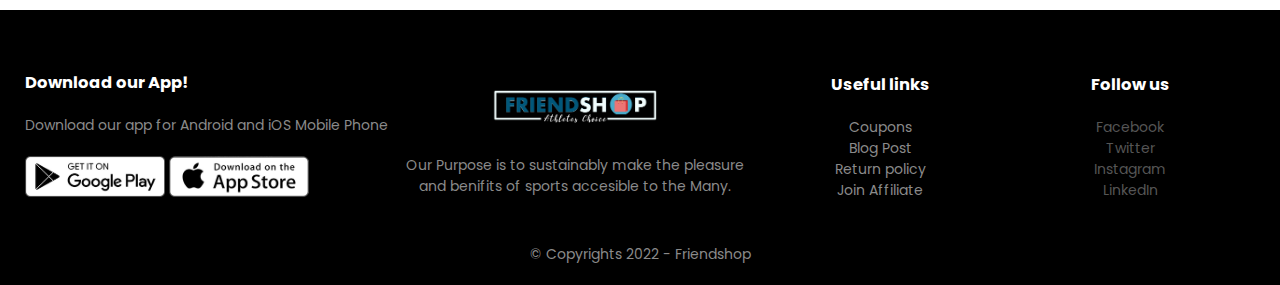
<file: products.html>
<!DOCTYPE html>
<html lang="eng">
<head>
    <meta charset="UTF-8">
    <title>RRR Collection</title>
    <link rel="stylesheet" href="styles.css">
    <link href="https://fonts.googleapis.com/css2?family=Poppins:wght@200;300;500;600;700;800&display=swap" rel="stylesheet">
    <link rel="stylesheet" href="https://stackpath.bootstrapcdn.com/font-awesome/4.7.0/css/font-awesome.min.css">
</head>
<body>
    <div class="container">
        <div class="navbar">
            <div class="logo">
                <a href="index.html"><img src="logo.png" width="175px"></a>
            </div>
            <nav>
                <ul id="MenuItems">
                    <li><a href="index.html">Home</a></li>
                    <li><a href="products.html">Products</a></li>
                    <li><a href="#footer">About</a></li>
                    <li><a href="#footer">Contact</a></li>
                    <li><a href="account.html">Account</a></li>
                </ul>
            </nav>
            <a href="cart.html"><img src="cart.png" width="30px", height="30px"></a>
            <img src="menu.png" class="menu-icon" onclick="menutoggle()">
        </div>
    </div>

    <div class="small-container">
        <div class="row row-2">
            <h2>RRR Collection</h2>
            <select>
            <option>Default Sorting</option>
            <option>Sort by Price</option>
            <option>Sort by popularity</option>
            <option>Sort by rating</option>
            <option>Sort by Sale</option>
            </select>
        </div>
        <div class="row">
            <div class="col-4">
                <a href="product-details.html"><img src="skin tshirt.jpg"></a>
                <a href="product-details.html"><h4>RRR Born to Ride T-Shirt</h4></a>
                <div class="rating">
                    <i class="fa fa-star"></i>
                    <i class="fa fa-star"></i>
                    <i class="fa fa-star"></i>
                    <i class="fa fa-star"></i>
                    <i class="fa fa-star-o"></i>
                </div>
                <p>$50.00</p>
            </div>
            <div class="col-4">
                <a href="product-details2.html"><img src="ramcharan1.jpg"></a>
                <a href="product-details2.html"><h4>Alluri Sitarama Raju T-Shirt</h4></a>
                <div class="rating">
                    <i class="fa fa-star"></i>
                    <i class="fa fa-star"></i>
                    <i class="fa fa-star"></i>
                    <i class="fa fa-star-half-o"></i>
                    <i class="fa fa-star-o"></i>
                </div>
                <p>$50.00</p>
            </div>
            <div class="col-4">
                <a href="product-details3.html"><img src="black hoodie.jpg"></a>
                <a href="product-details3.html"><h4>RRR Logo Black Hoodie</h4></a>
                <div class="rating">
                    <i class="fa fa-star"></i>
                    <i class="fa fa-star"></i>
                    <i class="fa fa-star"></i>
                    <i class="fa fa-star"></i>
                    <i class="fa fa-star-half-o"></i>
                </div>
                <p>$100.00</p>
            </div>
            <div class="col-4">
                <a href="product-details4.html"><img src="neckless grey.jpg"></a>
                <a href="product-details4.html"><h4>RRR Logo Melange T-Shirt</h4></a>
                <div class="rating">
                    <i class="fa fa-star"></i>
                    <i class="fa fa-star"></i>
                    <i class="fa fa-star"></i>
                    <i class="fa fa-star-half-o"></i>
                    <i class="fa fa-star-o"></i>
                </div>
                <p>$30.00</p>
            </div>
        </div>     
        <div class="row">
            <div class="col-4">
                <img src="manofmassescharan.jpg">
                <h4>Man of Masses Charan T-Shirt</h4>
                <div class="rating">
                    <i class="fa fa-star"></i>
                    <i class="fa fa-star"></i>
                    <i class="fa fa-star"></i>
                    <i class="fa fa-star"></i>
                    <i class="fa fa-star-o"></i>
                </div>
                <p>$50.00</p>
            </div>
            <div class="col-4">
                <img src="braceurselfbheem.jpg">
                <h4>Brace yourself Bheem T-Shirt</h4>
                <div class="rating">
                    <i class="fa fa-star"></i>
                    <i class="fa fa-star"></i>
                    <i class="fa fa-star"></i>
                    <i class="fa fa-star-half-o"></i>
                    <i class="fa fa-star-o"></i>
                </div>
                <p>$50.00</p>
            </div>
            <div class="col-4">
                <img src="manofmassesntr.jpg">
                <h4>RRR Bheem Popgrip</h4>
                <div class="rating">
                    <i class="fa fa-star"></i>
                    <i class="fa fa-star"></i>
                    <i class="fa fa-star"></i>
                    <i class="fa fa-star"></i>
                    <i class="fa fa-star-half-o"></i>
                </div>
                <p>$50.00</p>
            </div>
            <div class="col-4">
                <img src="chakratshirt.png">
                <h4>Chakra T-Shirt</h4>
                <div class="rating">
                    <i class="fa fa-star"></i>
                    <i class="fa fa-star"></i>
                    <i class="fa fa-star"></i>
                    <i class="fa fa-star"></i>
                    <i class="fa fa-star-half-o"></i>
                </div>
                <p>$50.00</p>
            </div>
        </div>
        <div class="row">
            <div class="col-4">
                <img src="komarambheemtshirt.jpg">
                <h4>Komaram Bheem T-Shirt</h4>
                <div class="rating">
                    <i class="fa fa-star"></i>
                    <i class="fa fa-star"></i>
                    <i class="fa fa-star"></i>
                    <i class="fa fa-star"></i>
                    <i class="fa fa-star-o"></i>
                </div>
                <p>$50.00</p>
            </div>
            <div class="col-4">
                <img src="manofmasseshoodie.jpg">
                <h4>Man of Masses NTR Hoodie</h4>
                <div class="rating">
                    <i class="fa fa-star"></i>
                    <i class="fa fa-star"></i>
                    <i class="fa fa-star"></i>
                    <i class="fa fa-star-half-o"></i>
                    <i class="fa fa-star-o"></i>
                </div>
                <p>$50.00</p>
            </div>
            <div class="col-4">
                <img src="braceurselfram.jpg">
                <h4>Brace youself RamCharan T-Shirt</h4>
                <div class="rating">
                    <i class="fa fa-star"></i>
                    <i class="fa fa-star"></i>
                    <i class="fa fa-star"></i>
                    <i class="fa fa-star"></i>
                    <i class="fa fa-star-half-o"></i>
                </div>
                <p>$50.00</p>
            </div>
            <div class="col-4">
                <img src="manofmassesramhoodie.jpg">
                <h4>Man Of Masses Ram Charan T-Shirt</h4>
                <div class="rating">
                    <i class="fa fa-star"></i>
                    <i class="fa fa-star"></i>
                    <i class="fa fa-star"></i>
                    <i class="fa fa-star"></i>
                    <i class="fa fa-star-half-o"></i>
                </div>
                <p>$50.00</p>
            </div>
        </div>   
        <div class="page-btn">
            <span>1</span>
            <span>2</span>
            <span>3</span>
            <span>4</span>
            <span>&#8594;</span>
        </div>
    </div>
<!--------------Footer---------------->

    <div class="footer" id="footer">
        <div class="container">
            <div class="row">
                <div class="footer-col-1">
                    <h3>Download our App!</h3>
                    <p>Download our app for Android and iOS Mobile Phone</p>
                    <div class="app-logo">
                        <img src="play-store.png" alt="">
                        <img src="app-store.png" alt="">
                    </div>
                </div>
                <div class="footer-col-2">
                    <img src="logo-white1.png">
                    <p>Our Purpose is to sustainably make the pleasure and benifits of sports accesible to the Many.</p>
                </div>
                <div class="footer-col-3">
                    <h3>Useful links</h3>
                    <ul>
                        <li>Coupons</li>
                        <li>Blog Post</li>
                        <li>Return policy</li>
                        <li>Join Affiliate</li>
                    </ul>
                </div>
                <div class="footer-col-4">
                    <h3>Follow us</h3>
                    <ul>
                        <li><a href="https://www.facebook.com/vaseem.mohidden/">Facebook</a></li>
                        <li><a href="https://twitter.com/Vaseem_66">Twitter</a></li>
                        <li><a href="https://www.instagram.com/vaseem_66?utm_medium=copy_link">Instagram</a></li>
                        <li><a href="https://www.linkedin.com/in/vaseem66/">LinkedIn</a></li>
                    </ul>
                </div>
            </div>
            <br>
            <p class="copyright">© Copyrights 2022 - Friendshop</p>
        </div>
    </div>
<!---------Js for toggle--------->
    <script>
        var MenuItems = document.getElementById("MenuItems");

        MenuItems.style.maxHeight = "0px";

        function menutoggle(){
            if(MenuItems.style.maxHeight == "0px")
                {
                    MenuItems.style.maxHeight = "200px";
                }
            else
                {
                    MenuItems.style.maxHeight = "0px";
                }
        }
    </script>
</body>
</html>
</file>
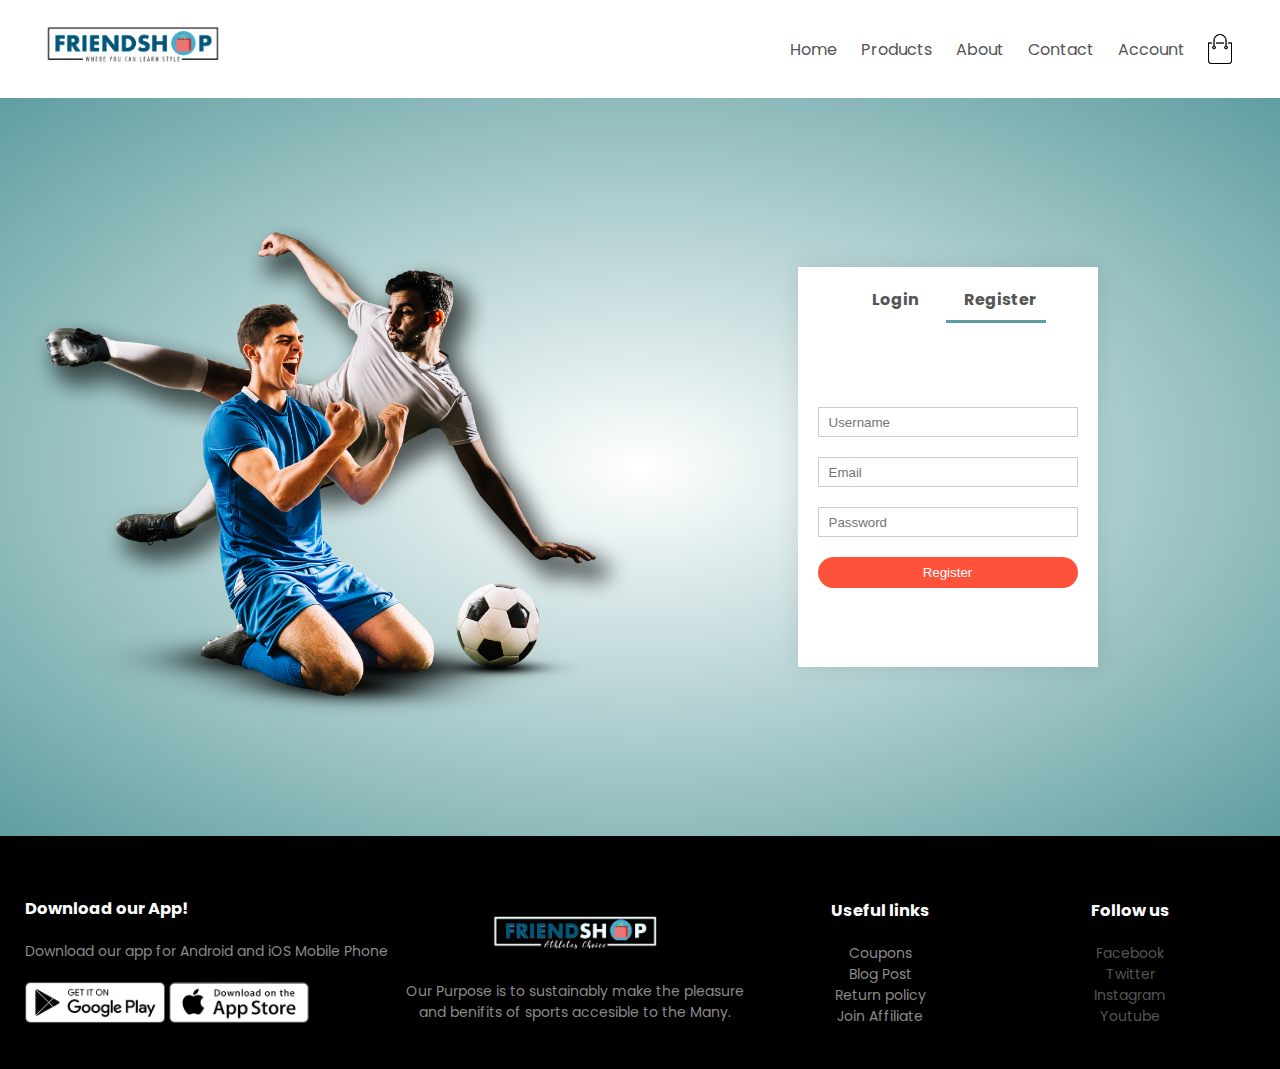
<file: Friendshop/account.html>
<!DOCTYPE html>
<html lang="eng">
<head>
    <meta charset="UTF-8">
    <title>Cart</title>
    <link rel="stylesheet" href="styles.css">
    <link href="https://fonts.googleapis.com/css2?family=Poppins:wght@200;300;500;600;700;800&display=swap" rel="stylesheet">
    <link rel="stylesheet" href="https://stackpath.bootstrapcdn.com/font-awesome/4.7.0/css/font-awesome.min.css">
</head>
<body>
    <div class="container">
        <div class="navbar">
            <div class="logo">
                <img src="logo.png" width="175px">
            </div>
            <nav>
                <ul id="MenuItems">
                    <li><a href="index.html">Home</a></li>
                    <li><a href="products.html">Products</a></li>
                    <li><a href="">About</a></li>
                    <li><a href="">Contact</a></li>
                    <li><a href="account.html">Account</a></li>
                </ul>
            </nav>
            <img src="cart.png" width="30px", height="30px">
            <img src="menu.png" class="menu-icon" onclick="menutoggle()">
        </div>
    </div>
<!---------Accountpage----------->
    <div class="account-page">
        <div class="container">
            <div class="row">
                <div class="col-2">
                    <img src="image1.png" width="100%">
                </div>
                <div class="col-2">
                    <div class="form-container">
                        <div class="form-btn">
                            <span onclick="login()">Login</span>
                            <span onclick="register()">Register</span>
                            <hr id="Indicator">
                        </div>
                        <form id="LoginForm">
                            <input type="text" placeholder="Username">
                            <input type="password" placeholder="Password">
                            <button type="submit" class="btn">Login</button>
                            <a href="">Forgot Password</a>
                        </form>
                        <form id="RegForm">
                            <input type="text" placeholder="Username">
                            <input type="email" placeholder="Email">
                            <input type="password" placeholder="Password">
                            <button type="button" class="btn">Register</button>
                        </form>
                    </div>
                </div>
            </div>
        </div>
    </div>



<!---------------footer------------>

    <div class="footer">
        <div class="container">
            <div class="row">
                <div class="footer-col-1">
                    <h3>Download our App!</h3>
                    <p>Download our app for Android and iOS Mobile Phone</p>
                    <div class="app-logo">
                        <img src="play-store.png" alt="">
                        <img src="app-store.png" alt="">
                    </div>
                </div>
                <div class="footer-col-2">
                    <img src="logo-white1.png">
                    <p>Our Purpose is to sustainably make the pleasure and benifits of sports accesible to the Many.</p>
                </div>
                <div class="footer-col-3">
                    <h3>Useful links</h3>
                    <ul>
                        <li>Coupons</li>
                        <li>Blog Post</li>
                        <li>Return policy</li>
                        <li>Join Affiliate</li>
                    </ul>
                </div>
                <div class="footer-col-4">
                    <h3>Follow us</h3>
                    <ul>
                        <li><a href="https://www.facebook.com/RRRMovie/">Facebook</a></li>
                        <li><a href="https://twitter.com/RRRMovie?ref_src=twsrc%5Egoogle%7Ctwcamp%5Eserp%7Ctwgr%5Eauthor">Twitter</a></li>
                        <li><a href="https://www.instagram.com/rrrmovie/?hl=en">Instagram</a></li>
                        <li><a href="https://www.youtube.com/channel/UCumU_6FNxfHXTmeeFCYz6Yw">Youtube</a></li>
                    </ul>
                </div>
            </div>
        </div>
    </div>
<!---------Js for toggle--------->
    <script>
        var MenuItems = document.getElementById("MenuItems");

        MenuItems.style.maxHeight = "0px";

        function menutoggle()
        {
            if(MenuItems.style.maxHeight == "0px")
                {
                    MenuItems.style.maxHeight = "200px";
                }
            else
                {
                    MenuItems.style.maxHeight = "0px";
                }
        }
    </script>
<!---------Js for toggle form--------->
    <script>
        var LoginForm = document.getElementById("LoginForm");
        var RegForm = document.getElementById("RegForm");
        var Indicator = document.getElementById("Indicator")

        function register(){
            RegForm.style.transform = "translateX(0px)"
            LoginForm.style.transform = "translateX(0px)"
            Indicator.style.transform = "translateX(100px)"
        }
        function login(){
            RegForm.style.transform = "translateX(300px)"
            LoginForm.style.transform = "translateX(300px)"
            Indicator.style.transform = "translateX(0px)"
        }

    </script>
</body>
</html>
</file>
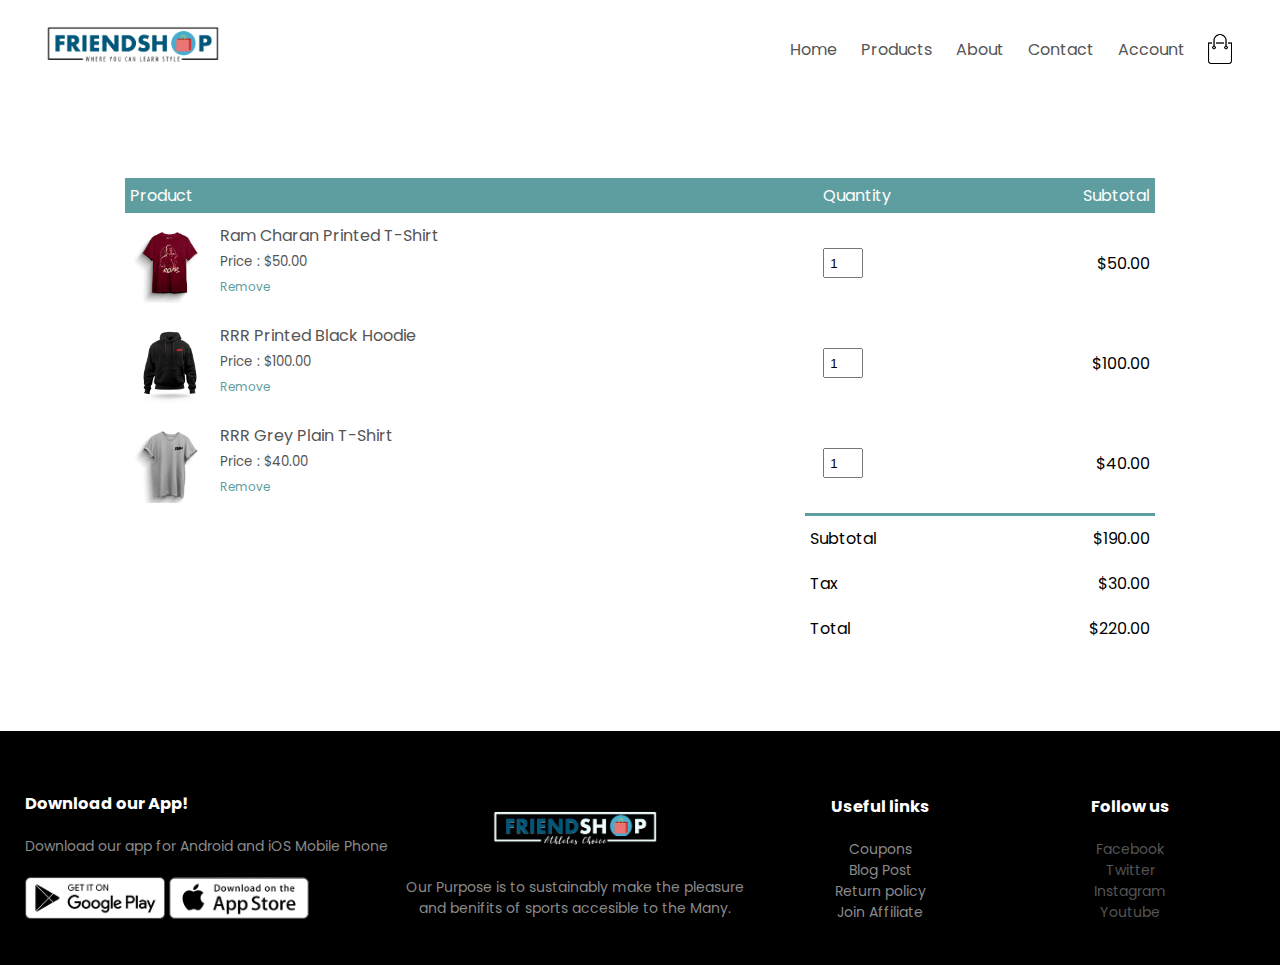
<file: Friendshop/cart.html>
<!DOCTYPE html>
<html lang="eng">
<head>
    <meta charset="UTF-8">
    <title>Cart</title>
    <link rel="stylesheet" href="styles.css">
    <link href="https://fonts.googleapis.com/css2?family=Poppins:wght@200;300;500;600;700;800&display=swap" rel="stylesheet">
    <link rel="stylesheet" href="https://stackpath.bootstrapcdn.com/font-awesome/4.7.0/css/font-awesome.min.css">
</head>
<body>
    <div class="container">
        <div class="navbar">
            <div class="logo">
                <img src="logo.png" width="175px">
            </div>
            <nav>
                <ul id="MenuItems">
                    <li><a href="index.html">Home</a></li>
                    <li><a href="products.html">Products</a></li>
                    <li><a href="">About</a></li>
                    <li><a href="">Contact</a></li>
                    <li><a href="account.html">Account</a></li>
                </ul>
            </nav>
            <img src="cart.png" width="30px", height="30px">
            <img src="menu.png" class="menu-icon" onclick="menutoggle()">
        </div>
    </div>

<!-------Cart container details------->
    <div class="small-container cart-page">
        <table>
            <tr>
                <th>Product</th>
                <th>Quantity</th>
                <th>Subtotal</th>
            </tr>
            <tr>
                <td>
                    <div class="cart-info">
                        <img src="ramcharan1.jpg">
                        <div>
                            <p>Ram Charan Printed T-Shirt</p>
                            <small>Price : $50.00</small>
                            <br>
                            <a href="">Remove</a>
                        </div>
                    </div>
                </td>
                <td><input type="number" value="1"></td>
                <td>$50.00</td>
            </tr>
            <tr>
                <td>
                    <div class="cart-info">
                        <img src="black hoodie.jpg">
                        <div>
                            <p>RRR Printed Black Hoodie</p>
                            <small>Price : $100.00</small>
                            <br>
                            <a href="">Remove</a>
                        </div>
                    </div>
                </td>
                <td><input type="number" value="1"></td>
                <td>$100.00</td>
            </tr>
            <tr>
                <td>
                    <div class="cart-info">
                        <img src="neckless grey.jpg">
                        <div>
                            <p>RRR Grey Plain T-Shirt</p>
                            <small>Price : $40.00</small>
                            <br>
                            <a href="">Remove</a>
                        </div>
                    </div>
                </td>
                <td><input type="number" value="1"></td>
                <td>$40.00</td>
            </tr>
        </table>

        <div class="total-price">
            <table>
                <tr>
                    <td>Subtotal</td>
                    <td>$190.00</td>
                </tr>
                <tr>
                    <td>Tax</td>
                    <td>$30.00</td>
                </tr>
                <tr>
                    <td>Total</td>
                    <td>$220.00</td>
                </tr>
            </table>
        </div>
    </div>




<!---------------footer------------>

    <div class="footer">
        <div class="container">
            <div class="row">
                <div class="footer-col-1">
                    <h3>Download our App!</h3>
                    <p>Download our app for Android and iOS Mobile Phone</p>
                    <div class="app-logo">
                        <img src="play-store.png" alt="">
                        <img src="app-store.png" alt="">
                    </div>
                </div>
                <div class="footer-col-2">
                    <img src="logo-white1.png">
                    <p>Our Purpose is to sustainably make the pleasure and benifits of sports accesible to the Many.</p>
                </div>
                <div class="footer-col-3">
                    <h3>Useful links</h3>
                    <ul>
                        <li>Coupons</li>
                        <li>Blog Post</li>
                        <li>Return policy</li>
                        <li>Join Affiliate</li>
                    </ul>
                </div>
                <div class="footer-col-4">
                    <h3>Follow us</h3>
                    <ul>
                        <li><a href="https://www.facebook.com/RRRMovie/">Facebook</a></li>
                        <li><a href="https://twitter.com/RRRMovie?ref_src=twsrc%5Egoogle%7Ctwcamp%5Eserp%7Ctwgr%5Eauthor">Twitter</a></li>
                        <li><a href="https://www.instagram.com/rrrmovie/?hl=en">Instagram</a></li>
                        <li><a href="https://www.youtube.com/channel/UCumU_6FNxfHXTmeeFCYz6Yw">Youtube</a></li>
                    </ul>
                </div>
            </div>
        </div>
    </div>
<!---------Js for toggle--------->
    <script>
        var MenuItems = document.getElementById("MenuItems");

        MenuItems.style.maxHeight = "0px";

        function menutoggle()
        {
            if(MenuItems.style.maxHeight == "0px")
                {
                    MenuItems.style.maxHeight = "200px";
                }
            else
                {
                    MenuItems.style.maxHeight = "0px";
                }
        }
    </script>

</body>
</html>
</file>
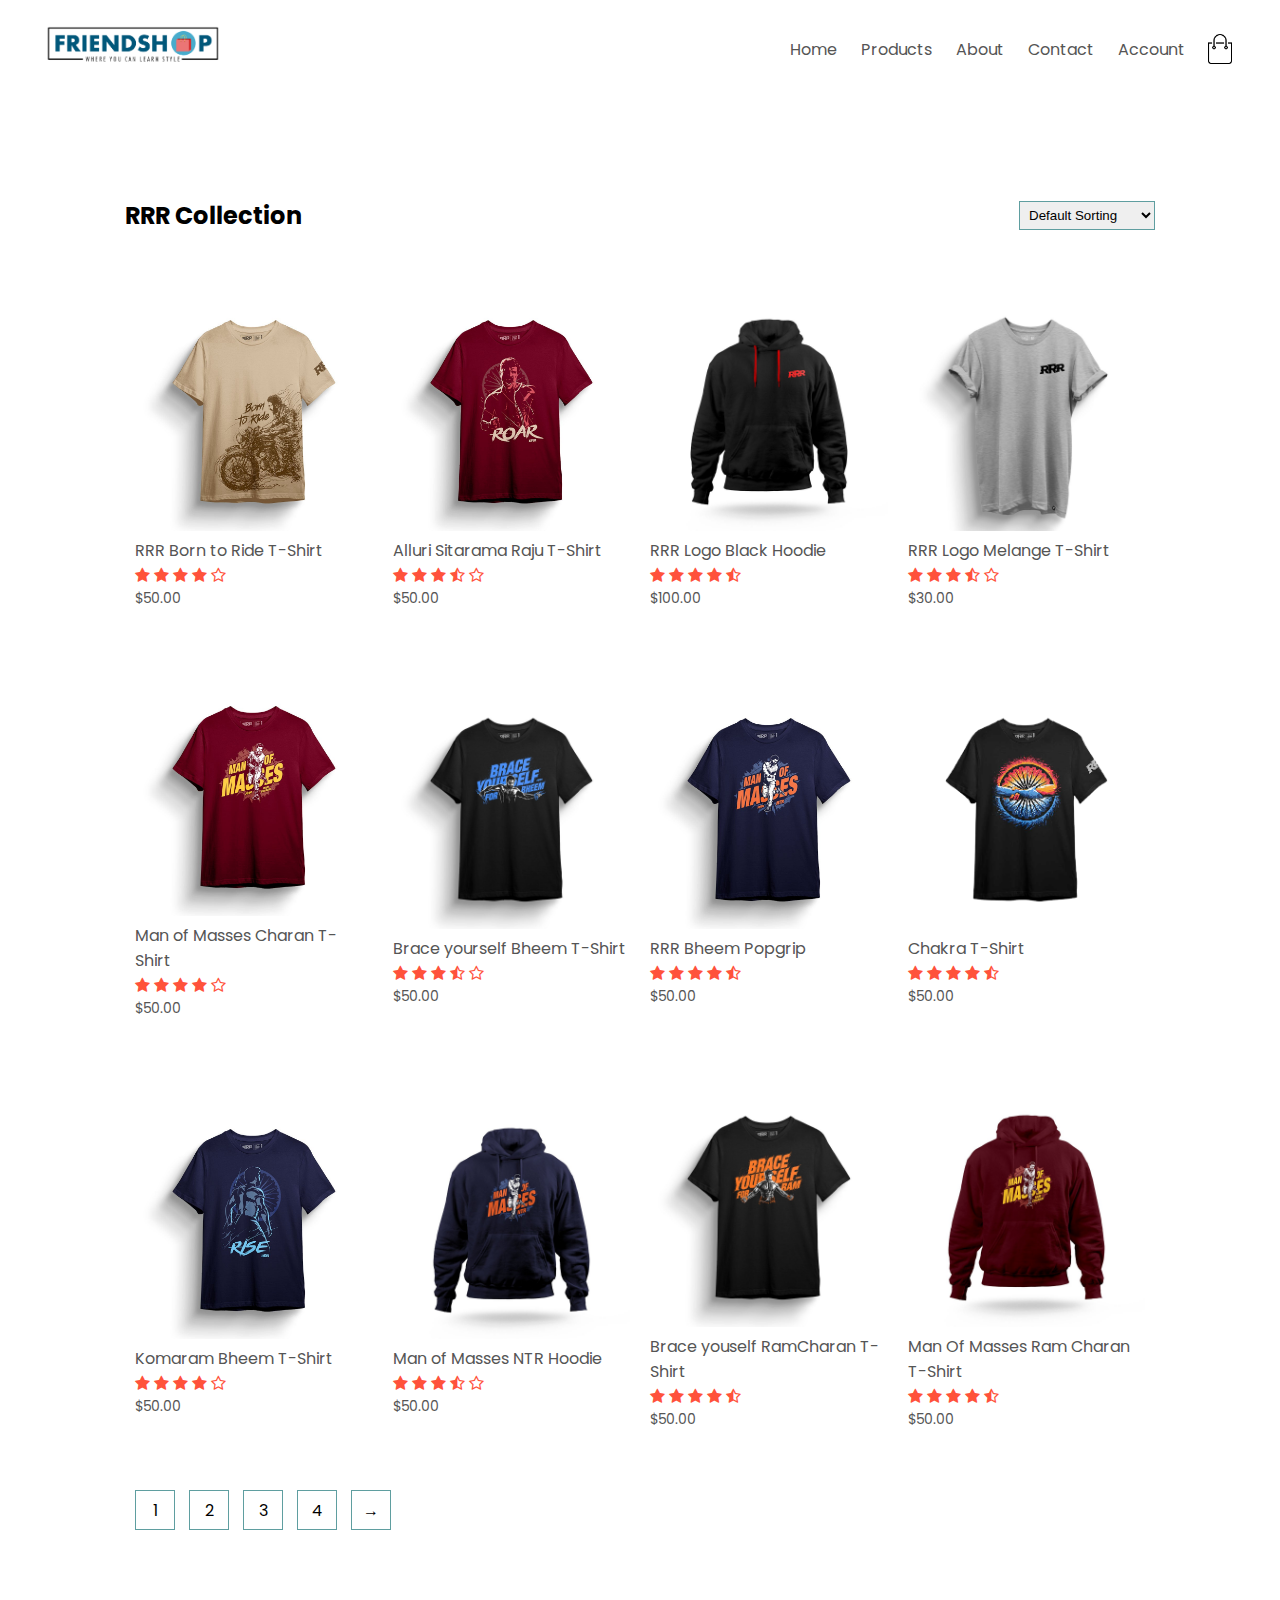
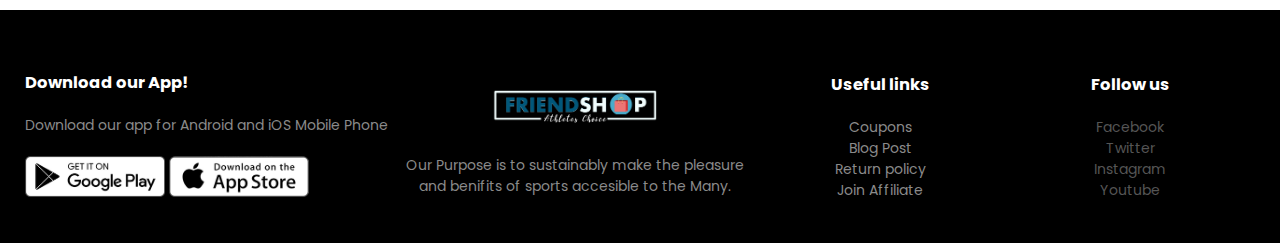
<file: Friendshop/products.html>
<!DOCTYPE html>
<html lang="eng">
<head>
    <meta charset="UTF-8">
    <title>RRR Collection</title>
    <link rel="stylesheet" href="styles.css">
    <link href="https://fonts.googleapis.com/css2?family=Poppins:wght@200;300;500;600;700;800&display=swap" rel="stylesheet">
    <link rel="stylesheet" href="https://stackpath.bootstrapcdn.com/font-awesome/4.7.0/css/font-awesome.min.css">
</head>
<body>
    <div class="container">
        <div class="navbar">
            <div class="logo">
                <img src="logo.png" width="175px">
            </div>
            <nav>
                <ul id="MenuItems">
                    <li><a href="index.html">Home</a></li>
                    <li><a href="products.html">Products</a></li>
                    <li><a href="">About</a></li>
                    <li><a href="">Contact</a></li>
                    <li><a href="account.html">Account</a></li>
                </ul>
            </nav>
            <img src="cart.png" width="30px", height="30px">
            <img src="menu.png" class="menu-icon" onclick="menutoggle()">
        </div>
    </div>

    <div class="small-container">
        <div class="row row-2">
            <h2>RRR Collection</h2>
            <select>
            <option>Default Sorting</option>
            <option>Sort by Price</option>
            <option>Sort by popularity</option>
            <option>Sort by rating</option>
            <option>Sort by Sale</option>
            </select>
        </div>
        <div class="row">
            <div class="col-4">
                <img src="skin tshirt.jpg">
                <h4>RRR Born to Ride T-Shirt</h4>
                <div class="rating">
                    <i class="fa fa-star"></i>
                    <i class="fa fa-star"></i>
                    <i class="fa fa-star"></i>
                    <i class="fa fa-star"></i>
                    <i class="fa fa-star-o"></i>
                </div>
                <p>$50.00</p>
            </div>
            <div class="col-4">
                <img src="ramcharan1.jpg">
                <h4>Alluri Sitarama Raju T-Shirt</h4>
                <div class="rating">
                    <i class="fa fa-star"></i>
                    <i class="fa fa-star"></i>
                    <i class="fa fa-star"></i>
                    <i class="fa fa-star-half-o"></i>
                    <i class="fa fa-star-o"></i>
                </div>
                <p>$50.00</p>
            </div>
            <div class="col-4">
                <img src="black hoodie.jpg">
                <h4>RRR Logo Black Hoodie</h4>
                <div class="rating">
                    <i class="fa fa-star"></i>
                    <i class="fa fa-star"></i>
                    <i class="fa fa-star"></i>
                    <i class="fa fa-star"></i>
                    <i class="fa fa-star-half-o"></i>
                </div>
                <p>$100.00</p>
            </div>
            <div class="col-4">
                <img src="neckless grey.jpg">
                <h4>RRR Logo Melange T-Shirt</h4>
                <div class="rating">
                    <i class="fa fa-star"></i>
                    <i class="fa fa-star"></i>
                    <i class="fa fa-star"></i>
                    <i class="fa fa-star-half-o"></i>
                    <i class="fa fa-star-o"></i>
                </div>
                <p>$30.00</p>
            </div>
        </div>     
        <div class="row">
            <div class="col-4">
                <img src="manofmassescharan.jpg">
                <h4>Man of Masses Charan T-Shirt</h4>
                <div class="rating">
                    <i class="fa fa-star"></i>
                    <i class="fa fa-star"></i>
                    <i class="fa fa-star"></i>
                    <i class="fa fa-star"></i>
                    <i class="fa fa-star-o"></i>
                </div>
                <p>$50.00</p>
            </div>
            <div class="col-4">
                <img src="braceurselfbheem.jpg">
                <h4>Brace yourself Bheem T-Shirt</h4>
                <div class="rating">
                    <i class="fa fa-star"></i>
                    <i class="fa fa-star"></i>
                    <i class="fa fa-star"></i>
                    <i class="fa fa-star-half-o"></i>
                    <i class="fa fa-star-o"></i>
                </div>
                <p>$50.00</p>
            </div>
            <div class="col-4">
                <img src="manofmassesntr.jpg">
                <h4>RRR Bheem Popgrip</h4>
                <div class="rating">
                    <i class="fa fa-star"></i>
                    <i class="fa fa-star"></i>
                    <i class="fa fa-star"></i>
                    <i class="fa fa-star"></i>
                    <i class="fa fa-star-half-o"></i>
                </div>
                <p>$50.00</p>
            </div>
            <div class="col-4">
                <img src="chakratshirt.png">
                <h4>Chakra T-Shirt</h4>
                <div class="rating">
                    <i class="fa fa-star"></i>
                    <i class="fa fa-star"></i>
                    <i class="fa fa-star"></i>
                    <i class="fa fa-star"></i>
                    <i class="fa fa-star-half-o"></i>
                </div>
                <p>$50.00</p>
            </div>
        </div>
        <div class="row">
            <div class="col-4">
                <img src="komarambheemtshirt.jpg">
                <h4>Komaram Bheem T-Shirt</h4>
                <div class="rating">
                    <i class="fa fa-star"></i>
                    <i class="fa fa-star"></i>
                    <i class="fa fa-star"></i>
                    <i class="fa fa-star"></i>
                    <i class="fa fa-star-o"></i>
                </div>
                <p>$50.00</p>
            </div>
            <div class="col-4">
                <img src="manofmasseshoodie.jpg">
                <h4>Man of Masses NTR Hoodie</h4>
                <div class="rating">
                    <i class="fa fa-star"></i>
                    <i class="fa fa-star"></i>
                    <i class="fa fa-star"></i>
                    <i class="fa fa-star-half-o"></i>
                    <i class="fa fa-star-o"></i>
                </div>
                <p>$50.00</p>
            </div>
            <div class="col-4">
                <img src="braceurselfram.jpg">
                <h4>Brace youself RamCharan T-Shirt</h4>
                <div class="rating">
                    <i class="fa fa-star"></i>
                    <i class="fa fa-star"></i>
                    <i class="fa fa-star"></i>
                    <i class="fa fa-star"></i>
                    <i class="fa fa-star-half-o"></i>
                </div>
                <p>$50.00</p>
            </div>
            <div class="col-4">
                <img src="manofmassesramhoodie.jpg">
                <h4>Man Of Masses Ram Charan T-Shirt</h4>
                <div class="rating">
                    <i class="fa fa-star"></i>
                    <i class="fa fa-star"></i>
                    <i class="fa fa-star"></i>
                    <i class="fa fa-star"></i>
                    <i class="fa fa-star-half-o"></i>
                </div>
                <p>$50.00</p>
            </div>
        </div>   
        <div class="page-btn">
            <span>1</span>
            <span>2</span>
            <span>3</span>
            <span>4</span>
            <span>&#8594;</span>
        </div>
    </div>
<!--------------Footer---------------->

    <div class="footer">
        <div class="container">
            <div class="row">
                <div class="footer-col-1">
                    <h3>Download our App!</h3>
                    <p>Download our app for Android and iOS Mobile Phone</p>
                    <div class="app-logo">
                        <img src="play-store.png" alt="">
                        <img src="app-store.png" alt="">
                    </div>
                </div>
                <div class="footer-col-2">
                    <img src="logo-white1.png">
                    <p>Our Purpose is to sustainably make the pleasure and benifits of sports accesible to the Many.</p>
                </div>
                <div class="footer-col-3">
                    <h3>Useful links</h3>
                    <ul>
                        <li>Coupons</li>
                        <li>Blog Post</li>
                        <li>Return policy</li>
                        <li>Join Affiliate</li>
                    </ul>
                </div>
                <div class="footer-col-4">
                    <h3>Follow us</h3>
                    <ul>
                        <li><a href="https://www.facebook.com/RRRMovie/">Facebook</a></li>
                        <li><a href="https://twitter.com/RRRMovie?ref_src=twsrc%5Egoogle%7Ctwcamp%5Eserp%7Ctwgr%5Eauthor">Twitter</a></li>
                        <li><a href="https://www.instagram.com/rrrmovie/?hl=en">Instagram</a></li>
                        <li><a href="https://www.youtube.com/channel/UCumU_6FNxfHXTmeeFCYz6Yw">Youtube</a></li>
                    </ul>
                </div>
            </div>
        </div>
    </div>
<!---------Js for toggle--------->
    <script>
        var MenuItems = document.getElementById("MenuItems");

        MenuItems.style.maxHeight = "0px";

        function menutoggle(){
            if(MenuItems.style.maxHeight == "0px")
                {
                    MenuItems.style.maxHeight = "200px";
                }
            else
                {
                    MenuItems.style.maxHeight = "0px";
                }
        }
    </script>
</body>
</html>
</file>
<file: styles.css>
*{
    margin: 0;
    padding: 0;
    box-sizing: border-box;
}

body{
    font-family: 'Poppins', sans-serif;
}
.navbar{
    display: flex;
    align-items: center;
    padding: 20px;
}
nav{
    flex: 1;
    text-align: right;
}
nav ul{
    display: inline-block;
    list-style-type: none;
}
nav ul li{
    display: inline-block;
    margin-right: 20px;
}
a{
    text-decoration: none;
    color: #555;
}
p{
    color: #555;
}
.container{
    max-width: 1300px;
    margin: auto;
    padding-left: 25px;
    padding-right: 25px;
}
.row{
    display: flex;
    align-items: center;
    flex-wrap: wrap;
    justify-content: space-around;
}
.col-2{
    flex-basis: 50%;
    min-width: 300px;
}
.col-2 img{
    max-width: 100%;
    padding: 50px 0;
}
.col-2 h1{
    font-size: 50px;
    line-height: 60px;
    margin: 25px 0;
}
.btn{
    display: inline-block;
    background: #ff523b;
    color: white;
    padding: 8px 30px;
    margin: 30px 0;
    border-radius: 30px;
    transition: background 0.5s;
}

.btn:hover{
    background: #563434;
}
.header{
    background: radial-gradient(#fff,#5F9EA0);
}
.header .row{
    margin-top: 70px;
}
.categories{
    margin: 70px 0;
}
.col-3{
    flex-basis: 30%;
    min-width: 250px;
    margin-bottom: 30px;
}
.col-3 img{
    width: 100%;
}
.small-container{
    max-width: 1080px;
    margin: auto;
    padding-left: 25px;
    padding-right: 25px;
}
.col-4{
    flex-basis: 25%;
    padding: 10px;
    min-width: 200px;
    margin-bottom: 50px;
    transition: transform 0.5s;
}
.col-4 img{
    width: 100%;
}
.title{
    text-align: center;
    margin: 0 auto 80px;
    position: relative;
    line-height: 60px;
    color: #555;
}
.title::after{
    content: '';
    background: #ff523b;
    width: 80px;
    height: 5px;
    border-radius: 5px;
    position: absolute;
    bottom: 0;
    left: 50%;
    transform: translateX(-50%);
}
h4{
    color: #555;
    font-weight: normal;
}
.col-4 p{
    font-size: 14px;
}
.rating .fa{
    color: #ff523b;
}
.col-4:hover{
    transform: translateY(-5px);
}

/*----------Offer----------*/

.offer{
    background: radial-gradient(#fff, #5F9EA0);
    margin-top: 80px;
    padding: 30px 0;
}
.col-2 .offer-img{
    padding: 50px;
}
small{
    color: #555;
}

/*----------------Testimonial-------------*/

.testimonial{
    padding-top: 100px;
}
.testimonial .col-3{
    text-align: center;
    padding: 40px 20px;
    box-shadow: 0 0 20px 0px rgba(0,0,0,0.1);
    cursor: pointer;
    transition: transform 0.5s;
}
.testimonial .col-3 img{
    width: 50px;
    margin-top: 20px;
    border-radius: 50%;
}
.testimonial .col-3:hover{
    transform: translateY(-10px);
}
.fa.fa-quote-left{
    font-size: 34px;
    color: #ff523b;
}
.col-3 p{
    font-size: 12px;
    margin: 12px 0;
    color: #777;
}
.testimonial .col-3 h3{
    font-weight: 600;
    color: #555;
    font-size: 16px;
}
/*-------------Brands---------------*/
.brands{
    margin: 100px auto;
}
.col-5{
    width: 160px;
}
.col-5 img{
    width: 100%;
    cursor: pointer;
    filter: grayscale(100%);
}
.col-5 img:hover{
    filter: grayscale(0);
}
/*---------footer---------*/
.footer{
    background: #000;
    color:#8a8a8a;
    font-size: 14px;
    padding: 60px 0 20px;
}
.footer p{
    color:#8a8a8a;
}
.footer h3{
    color: #fff;
    margin-bottom: 20px;
}
.footer-col-1,.footer-col-2,.footer-col-3,.footer-col-4{
    min-width: 250px;
    margin-bottom: 20px;
}
.footer-col-1{
    flex-basis: 30%;
}
.footer-col-2{
    flex: 1;
    text-align: center;
}
.footer-col-2 img{
    width: 180px;
    margin-bottom: 20px;
}
.footer-col-3,.footer-col-4{
    flex-basis: 12%;
    text-align: center;
}
ul{
    list-style-type: none;
}

.app-logo{
    margin-top: 20px;
}
.app-logo img{
    width: 140px;
}
.menu-icon{
    width: 28px;
    margin-left: 20px;
    display: none;
}
.copyright{
    text-align: center;
}
/*-------media query for menu--------*/

@media only screen and (max-width: 800px){

    nav ul{
        position: absolute;
        top:70px;
        left:0;
        background: #333;
        width: 100%;
        overflow:hidden;
        transition: max-height 0.5s;
    }
    nav ul li{
        display: block;
        margin-right: 50px;
        margin-top: 10px;
        margin-bottom: 10px;
    }
    nav ul li a{
        color: #fff;
    }
    .menu-icon{
        display: block;
        cursor: pointer;
    }
}
/*-----------RRR Collection---------------*/
.row-2{
    justify-content: space-between;
    margin: 100px auto 50px;
}
select{
    border: 1px solid #5F9EA0;
    padding: 5px;
}
select:focus{
    outline: none;
}
.page-btn{
    margin: 0 auto 80px;
}
.page-btn span{
    display: inline-block;
    border: 1px solid #5F9EA0;
    margin-left: 10px;
    width: 40px;
    height: 40px;
    text-align: center;
    line-height: 40px;
    cursor: pointer;
}
.page-btn span:hover{
    background: #5F9EA0;
    color: #fff;
}
.single-product{
    margin-top: 80px;
}
.single-product .col-2 img{
    padding: 0;
}
.single-product .col-2{
    padding: 20px;
}
.single-product h4{
    margin: 20px 0;
    font-size: 22px;
    font-weight: bold;
}
.single-product select{
    display: block;
    padding: 10px;
    margin-top: 20px;
}
.single-product input{
    width: 50px;
    height: 20px;
    padding-left: 10px;
    font-size: 20px;
    margin-right: 10px;
    border: 1px solid #5F9EA0;
}
input:focus{
    outline: none;
}
.single-product .fa{
    color: #5F9EA0;
    margin-left: 10px;
}
.small-img-row{
    display: flex;
    justify-content: space-between;
}
.small-img-col{
    flex-basis: 25%;
    cursor: pointer;
}
.copyright{
    text-align: center;
}
/*--------Account page------------*/

.account-page{
    padding: 50px 0;
    background: radial-gradient(#fff,#5f9ea0);
}
.form-container{
    background: #fff;
    width: 300px;
    height: 400px;
    position: relative;
    text-align: center;
    padding: 20px 0;
    margin: auto;
    box-shadow: 0 0 20px 0px rgba(0,0,0,0.1);
    overflow: hidden;
}
.form-container span{
    font-weight: bold;
    padding: 0 10px;
    color: #555;
    cursor: pointer;
    width: 100px;
    display: inline-block;
}
.form-btn{
    display: inline-block;
}
.form-container form{
    max-width: 300px;
    padding: 0 20px;
    position: absolute;
    top: 130px;
    transition: transform 0.5s;

}
form input{
    width: 100%;
    height: 30px;
    margin: 10px 0;
    padding: 0 10px;
    border: 1px solid #ccc;
}
form .btn{
    width: 100%;
    border: none;
    cursor: pointer;
    margin: 10px 0;    
}
form .btn:focus{
    outline: none;
}
#LoginForm{
    left: -300px;
}
#RegForm{
    left: 0;
}
form a{
    font-size: 12px;
}
#Indicator{
    width: 100px;
    border: none;
    background: #5F9EA0;
    height: 3px;
    margin-top: 8px;
    transform: translateX(100px);
    transition: transform 0.5s;
}
.copyright{
    text-align: center;
}




/*----------media query for less then 600 screen size-----------*/

@media only screen and (max-width: 600px){
    .row{
        text-align: center;
    }
    .col-2,.col-3,.col-4{
        flex-basis: 100%;
    }
}

/*---------CArt details----------*/
.cart-page{
    margin: 80px auto;
}
table{
    width: 100%;
    border-collapse: collapse;
}
.cart-info{
    display: flex;
    flex-wrap: wrap;
}
th{
    text-align: left;
    padding: 5px;
    color: #fff;
    background: #5F9EA0;
    font-weight: normal;
}
td{
    padding: 10px 5px;
}
td input{
    width: 40px;
    height: 30px;
    padding: 5px;
}
td a{
    color: #5F9EA0;
    font-size: 12px;
}
td img{
    width: 80px;
    height: 80px;
    margin-right: 10px;
}
.total-price{
    display: flex;
    justify-content: flex-end;
}
.total-price table{
    border-top: 3px solid #5F9EA0;
    width: 100%;
    max-width: 350px;
}
td:last-child{
    text-align: right;
}
th:last-child{
    text-align: right;
}
</file>
<file: Friendshop/styles.css>
*{
    margin: 0;
    padding: 0;
    box-sizing: border-box;
}

body{
    font-family: 'Poppins', sans-serif;
}
.navbar{
    display: flex;
    align-items: center;
    padding: 20px;
}
nav{
    flex: 1;
    text-align: right;
}
nav ul{
    display: inline-block;
    list-style-type: none;
}
nav ul li{
    display: inline-block;
    margin-right: 20px;
}
a{
    text-decoration: none;
    color: #555;
}
p{
    color: #555;
}
.container{
    max-width: 1300px;
    margin: auto;
    padding-left: 25px;
    padding-right: 25px;
}
.row{
    display: flex;
    align-items: center;
    flex-wrap: wrap;
    justify-content: space-around;
}
.col-2{
    flex-basis: 50%;
    min-width: 300px;
}
.col-2 img{
    max-width: 100%;
    padding: 50px 0;
}
.col-2 h1{
    font-size: 50px;
    line-height: 60px;
    margin: 25px 0;
}
.btn{
    display: inline-block;
    background: #ff523b;
    color: white;
    padding: 8px 30px;
    margin: 30px 0;
    border-radius: 30px;
    transition: background 0.5s;
}

.btn:hover{
    background: #563434;
}
.header{
    background: radial-gradient(#fff,#5F9EA0);
}
.header .row{
    margin-top: 70px;
}
.categories{
    margin: 70px 0;
}
.col-3{
    flex-basis: 30%;
    min-width: 250px;
    margin-bottom: 30px;
}
.col-3 img{
    width: 100%;
}
.small-container{
    max-width: 1080px;
    margin: auto;
    padding-left: 25px;
    padding-right: 25px;
}
.col-4{
    flex-basis: 25%;
    padding: 10px;
    min-width: 200px;
    margin-bottom: 50px;
    transition: transform 0.5s;
}
.col-4 img{
    width: 100%;
}
.title{
    text-align: center;
    margin: 0 auto 80px;
    position: relative;
    line-height: 60px;
    color: #555;
}
.title::after{
    content: '';
    background: #ff523b;
    width: 80px;
    height: 5px;
    border-radius: 5px;
    position: absolute;
    bottom: 0;
    left: 50%;
    transform: translateX(-50%);
}
h4{
    color: #555;
    font-weight: normal;
}
.col-4 p{
    font-size: 14px;
}
.rating .fa{
    color: #ff523b;
}
.col-4:hover{
    transform: translateY(-5px);
}

/*----------Offer----------*/

.offer{
    background: radial-gradient(#fff, #5F9EA0);
    margin-top: 80px;
    padding: 30px 0;
}
.col-2 .offer-img{
    padding: 50px;
}
small{
    color: #555;
}

/*----------------Testimonial-------------*/

.testimonial{
    padding-top: 100px;
}
.testimonial .col-3{
    text-align: center;
    padding: 40px 20px;
    box-shadow: 0 0 20px 0px rgba(0,0,0,0.1);
    cursor: pointer;
    transition: transform 0.5s;
}
.testimonial .col-3 img{
    width: 50px;
    margin-top: 20px;
    border-radius: 50%;
}
.testimonial .col-3:hover{
    transform: translateY(-10px);
}
.fa.fa-quote-left{
    font-size: 34px;
    color: #ff523b;
}
.col-3 p{
    font-size: 12px;
    margin: 12px 0;
    color: #777;
}
.testimonial .col-3 h3{
    font-weight: 600;
    color: #555;
    font-size: 16px;
}
/*-------------Brands---------------*/
.brands{
    margin: 100px auto;
}
.col-5{
    width: 160px;
}
.col-5 img{
    width: 100%;
    cursor: pointer;
    filter: grayscale(100%);
}
.col-5 img:hover{
    filter: grayscale(0);
}
/*---------footer---------*/
.footer{
    background: #000;
    color:#8a8a8a;
    font-size: 14px;
    padding: 60px 0 20px;
}
.footer p{
    color:#8a8a8a;
}
.footer h3{
    color: #fff;
    margin-bottom: 20px;
}
.footer-col-1,.footer-col-2,.footer-col-3,.footer-col-4{
    min-width: 250px;
    margin-bottom: 20px;
}
.footer-col-1{
    flex-basis: 30%;
}
.footer-col-2{
    flex: 1;
    text-align: center;
}
.footer-col-2 img{
    width: 180px;
    margin-bottom: 20px;
}
.footer-col-3,.footer-col-4{
    flex-basis: 12%;
    text-align: center;
}
ul{
    list-style-type: none;
}

.app-logo{
    margin-top: 20px;
}
.app-logo img{
    width: 140px;
}
.menu-icon{
    width: 28px;
    margin-left: 20px;
    display: none;
}
/*-------media query for menu--------*/

@media only screen and (max-width: 800px){

    nav ul{
        position: absolute;
        top:70px;
        left:0;
        background: #333;
        width: 100%;
        overflow:hidden;
        transition: max-height 0.5s;
    }
    nav ul li{
        display: block;
        margin-right: 50px;
        margin-top: 10px;
        margin-bottom: 10px;
    }
    nav ul li a{
        color: #fff;
    }
    .menu-icon{
        display: block;
        cursor: pointer;
    }
}
/*-----------RRR Collection---------------*/
.row-2{
    justify-content: space-between;
    margin: 100px auto 50px;
}
select{
    border: 1px solid #5F9EA0;
    padding: 5px;
}
select:focus{
    outline: none;
}
.page-btn{
    margin: 0 auto 80px;
}
.page-btn span{
    display: inline-block;
    border: 1px solid #5F9EA0;
    margin-left: 10px;
    width: 40px;
    height: 40px;
    text-align: center;
    line-height: 40px;
    cursor: pointer;
}
.page-btn span:hover{
    background: #5F9EA0;
    color: #fff;
}
.single-product{
    margin-top: 80px;
}
.single-product .col-2 img{
    padding: 0;
}
.single-product .col-2{
    padding: 20px;
}
.single-product h4{
    margin: 20px 0;
    font-size: 22px;
    font-weight: bold;
}
.single-product select{
    display: block;
    padding: 10px;
    margin-top: 20px;
}
.single-product input{
    width: 50px;
    height: 20px;
    padding-left: 10px;
    font-size: 20px;
    margin-right: 10px;
    border: 1px solid #5F9EA0;
}
input:focus{
    outline: none;
}
.single-product .fa{
    color: #5F9EA0;
    margin-left: 10px;
}
.small-img-row{
    display: flex;
    justify-content: space-between;
}
.small-img-col{
    flex-basis: 25%;
    cursor: pointer;
}

/*--------Account page------------*/

.account-page{
    padding: 50px 0;
    background: radial-gradient(#fff,#5f9ea0);
}
.form-container{
    background: #fff;
    width: 300px;
    height: 400px;
    position: relative;
    text-align: center;
    padding: 20px 0;
    margin: auto;
    box-shadow: 0 0 20px 0px rgba(0,0,0,0.1);
    overflow: hidden;
}
.form-container span{
    font-weight: bold;
    padding: 0 10px;
    color: #555;
    cursor: pointer;
    width: 100px;
    display: inline-block;
}
.form-btn{
    display: inline-block;
}
.form-container form{
    max-width: 300px;
    padding: 0 20px;
    position: absolute;
    top: 130px;
    transition: transform 0.5s;

}
form input{
    width: 100%;
    height: 30px;
    margin: 10px 0;
    padding: 0 10px;
    border: 1px solid #ccc;
}
form .btn{
    width: 100%;
    border: none;
    cursor: pointer;
    margin: 10px 0;    
}
form .btn:focus{
    outline: none;
}
#LoginForm{
    left: -300px;
}
#RegForm{
    left: 0;
}
form a{
    font-size: 12px;
}
#Indicator{
    width: 100px;
    border: none;
    background: #5F9EA0;
    height: 3px;
    margin-top: 8px;
    transform: translateX(100px);
    transition: transform 0.5s;
}





/*----------media query for less then 600 screen size-----------*/

@media only screen and (max-width: 600px){
    .row{
        text-align: center;
    }
    .col-2,.col-3,.col-4{
        flex-basis: 100%;
    }
}

/*---------CArt details----------*/
.cart-page{
    margin: 80px auto;
}
table{
    width: 100%;
    border-collapse: collapse;
}
.cart-info{
    display: flex;
    flex-wrap: wrap;
}
th{
    text-align: left;
    padding: 5px;
    color: #fff;
    background: #5F9EA0;
    font-weight: normal;
}
td{
    padding: 10px 5px;
}
td input{
    width: 40px;
    height: 30px;
    padding: 5px;
}
td a{
    color: #5F9EA0;
    font-size: 12px;
}
td img{
    width: 80px;
    height: 80px;
    margin-right: 10px;
}
.total-price{
    display: flex;
    justify-content: flex-end;
}
.total-price table{
    border-top: 3px solid #5F9EA0;
    width: 100%;
    max-width: 350px;
}
td:last-child{
    text-align: right;
}
th:last-child{
    text-align: right;
}
</file>
